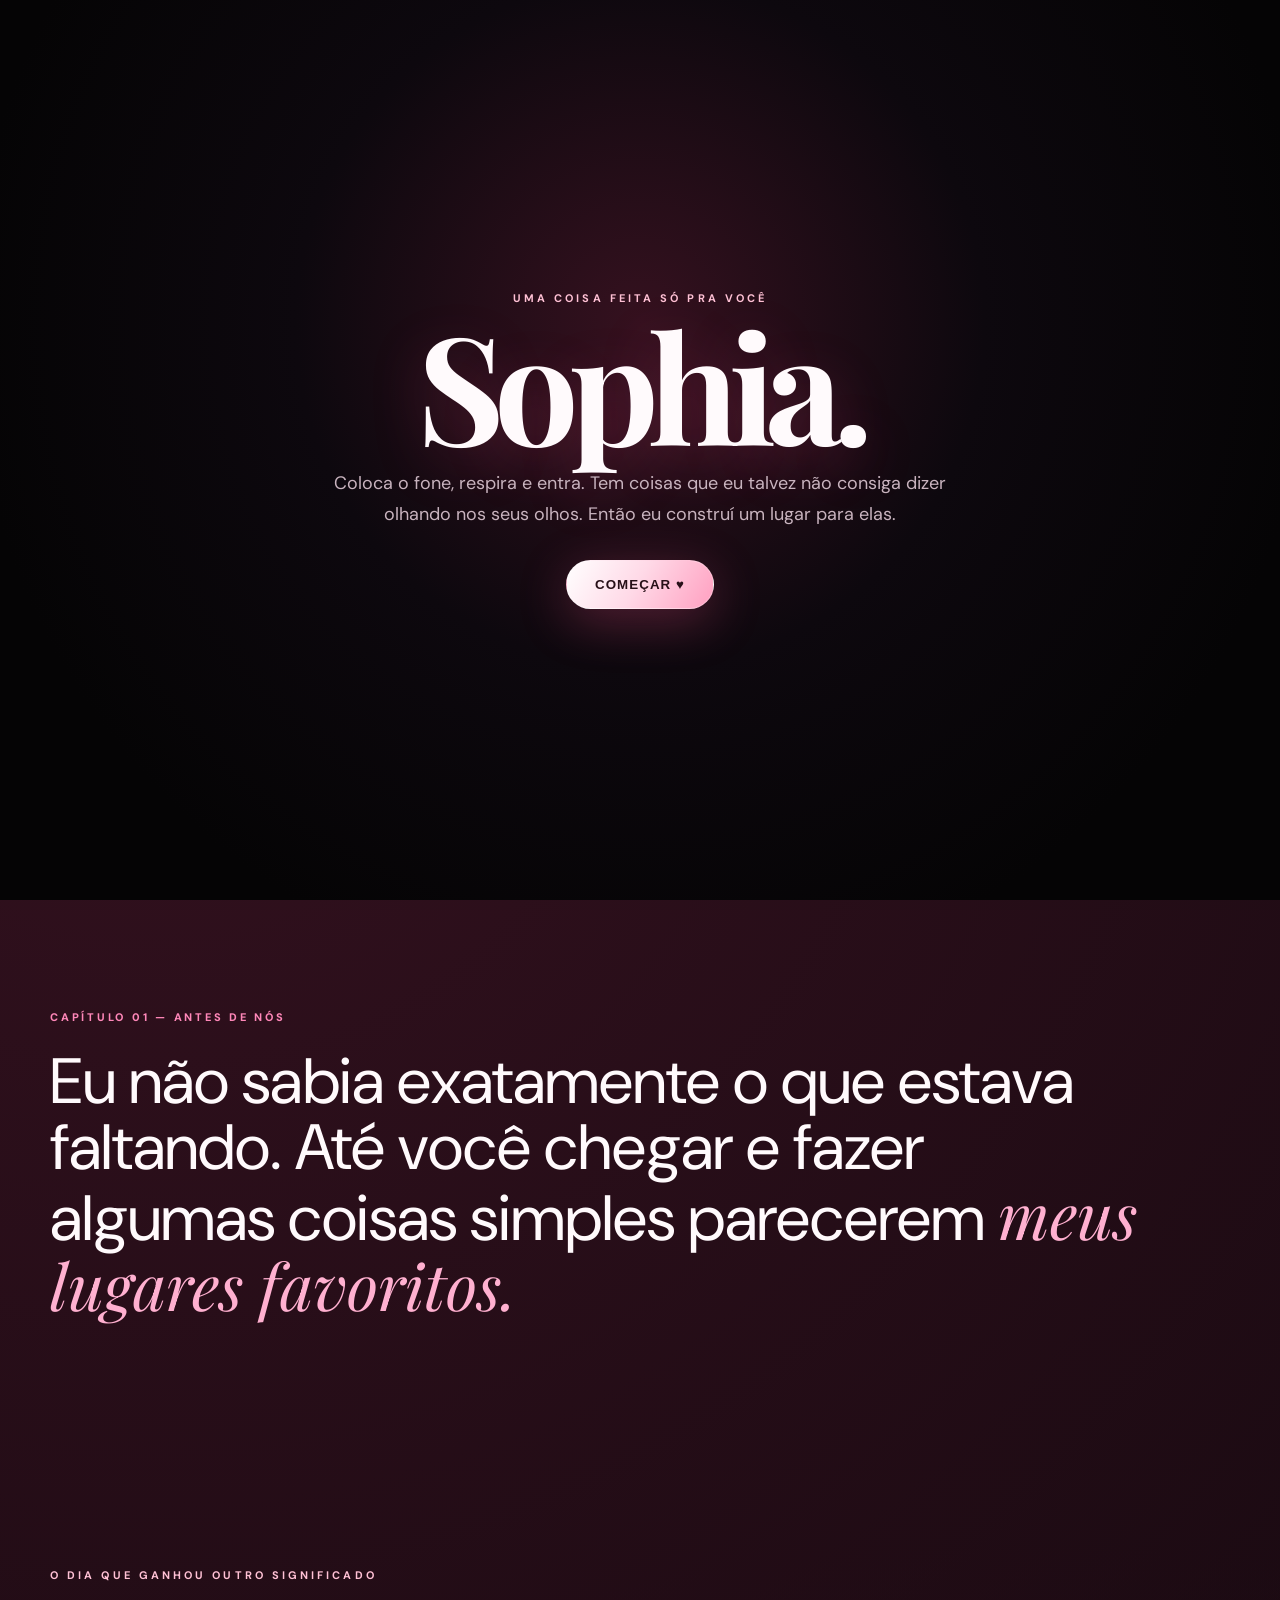
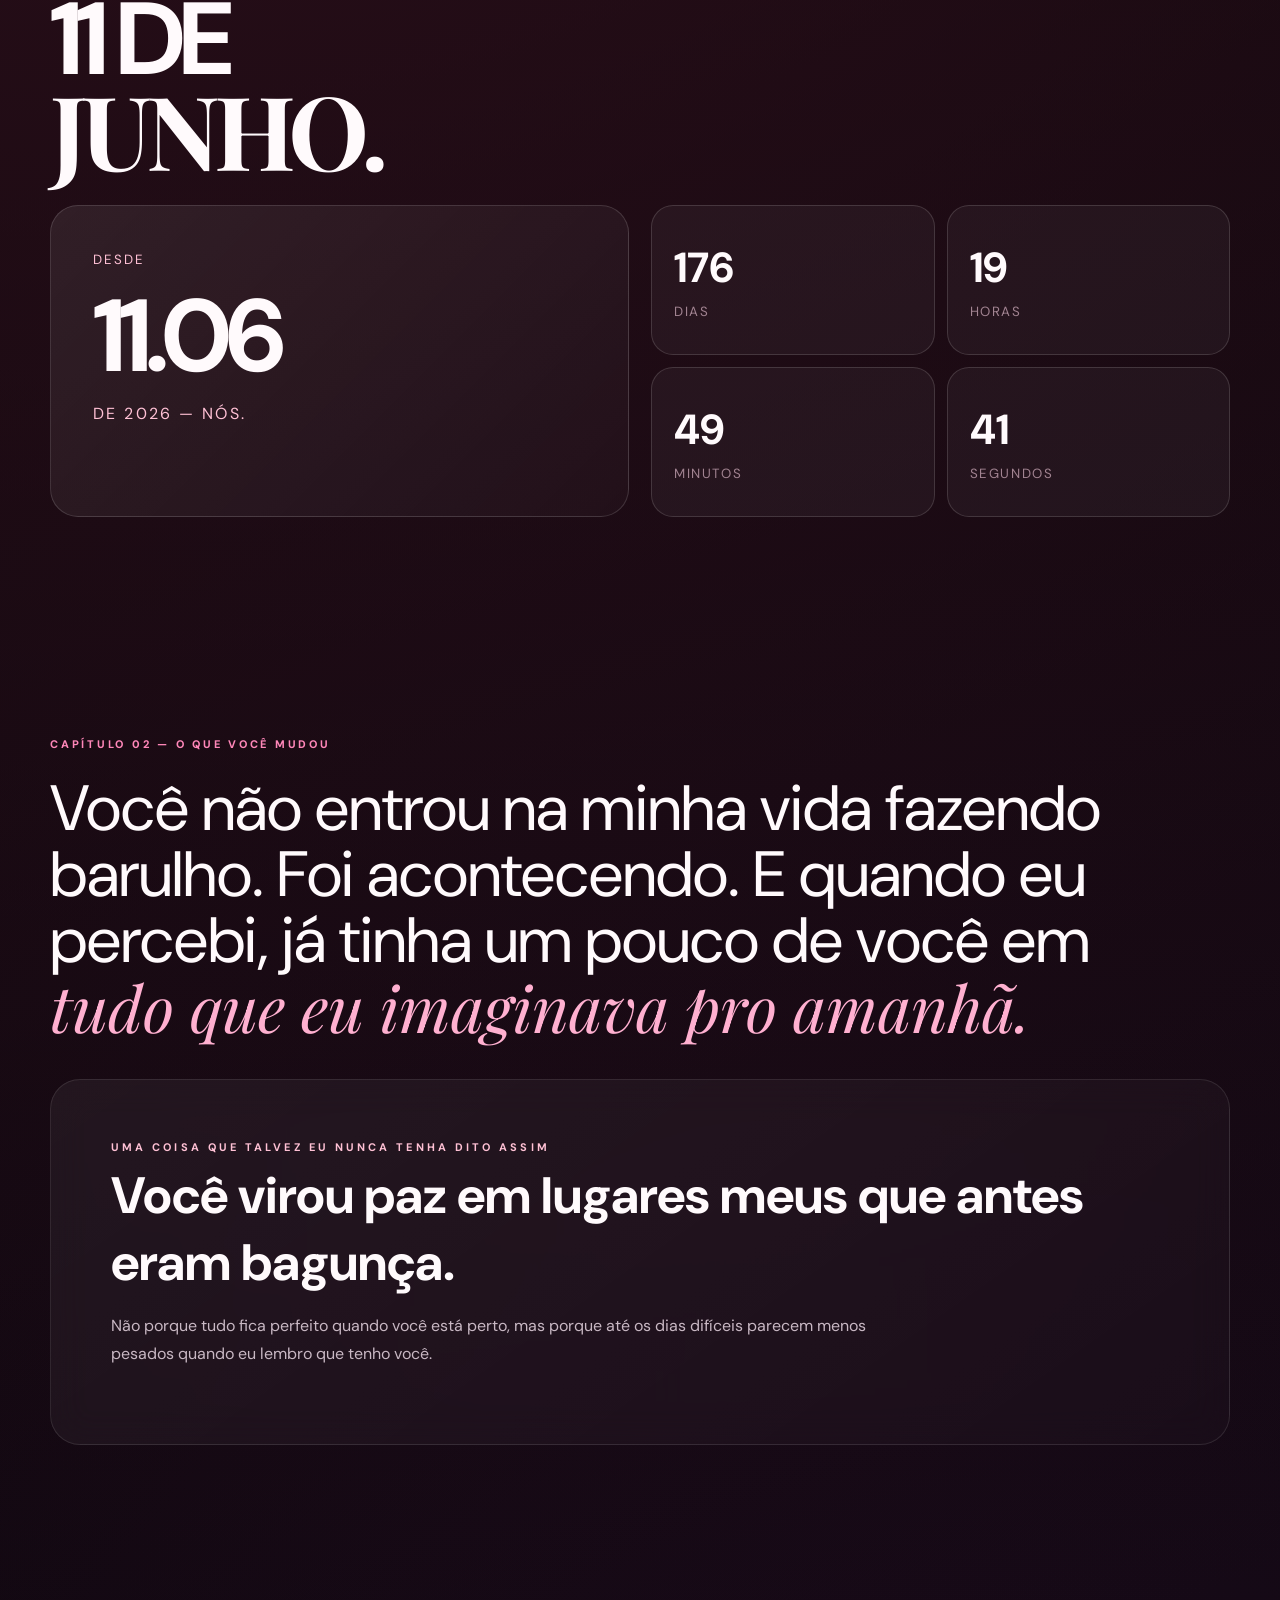
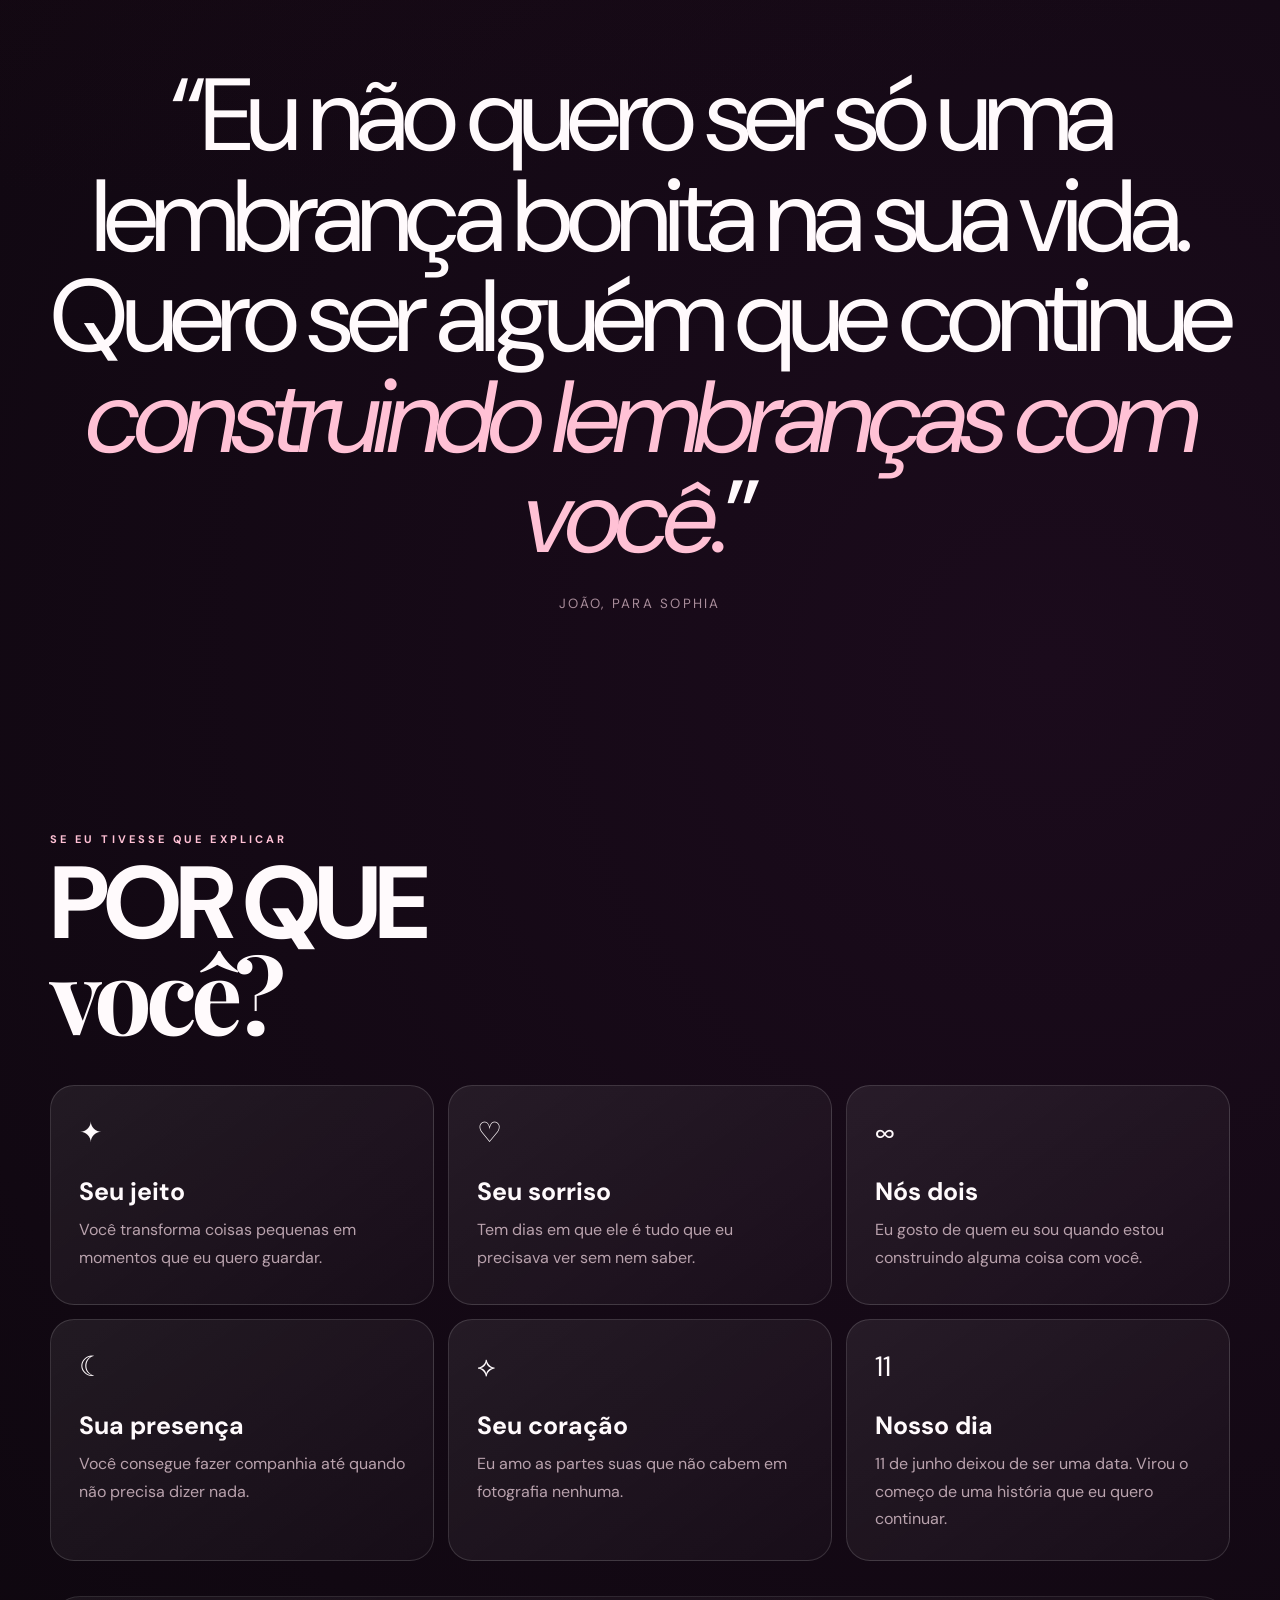
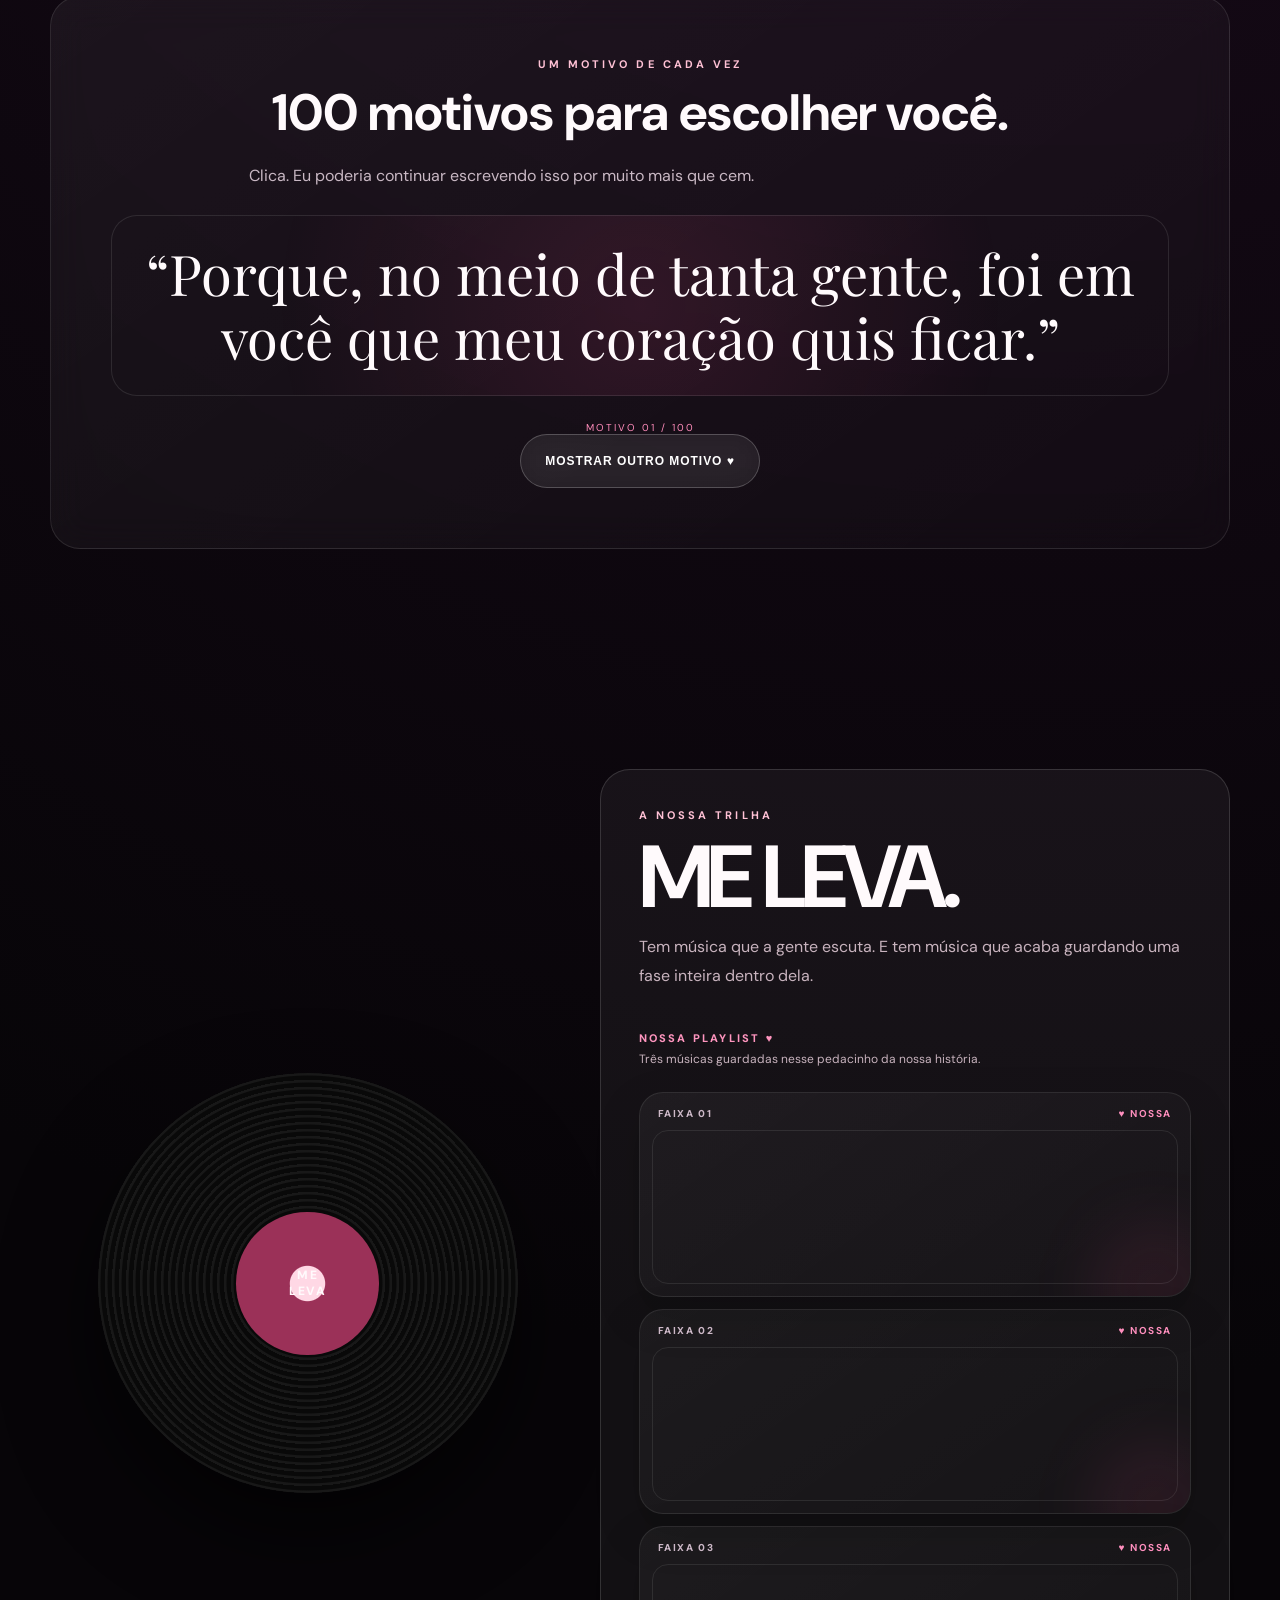
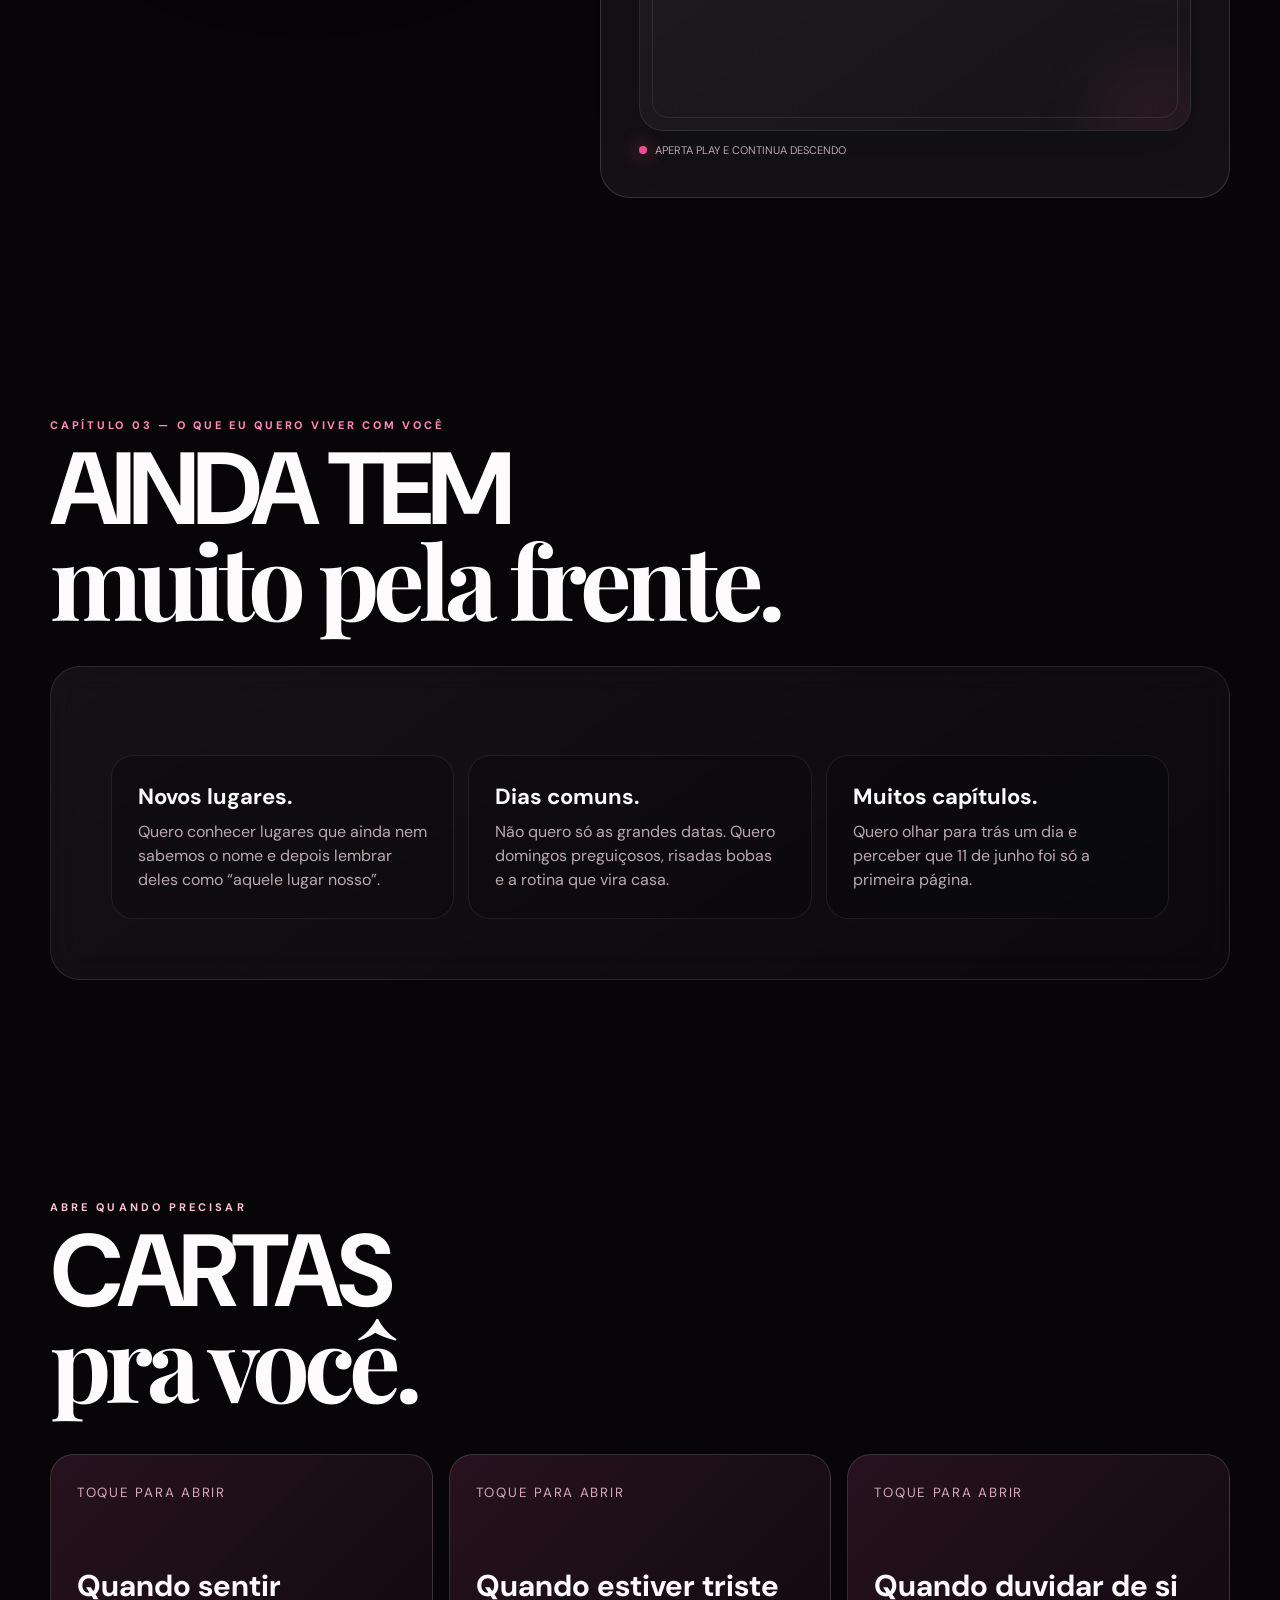
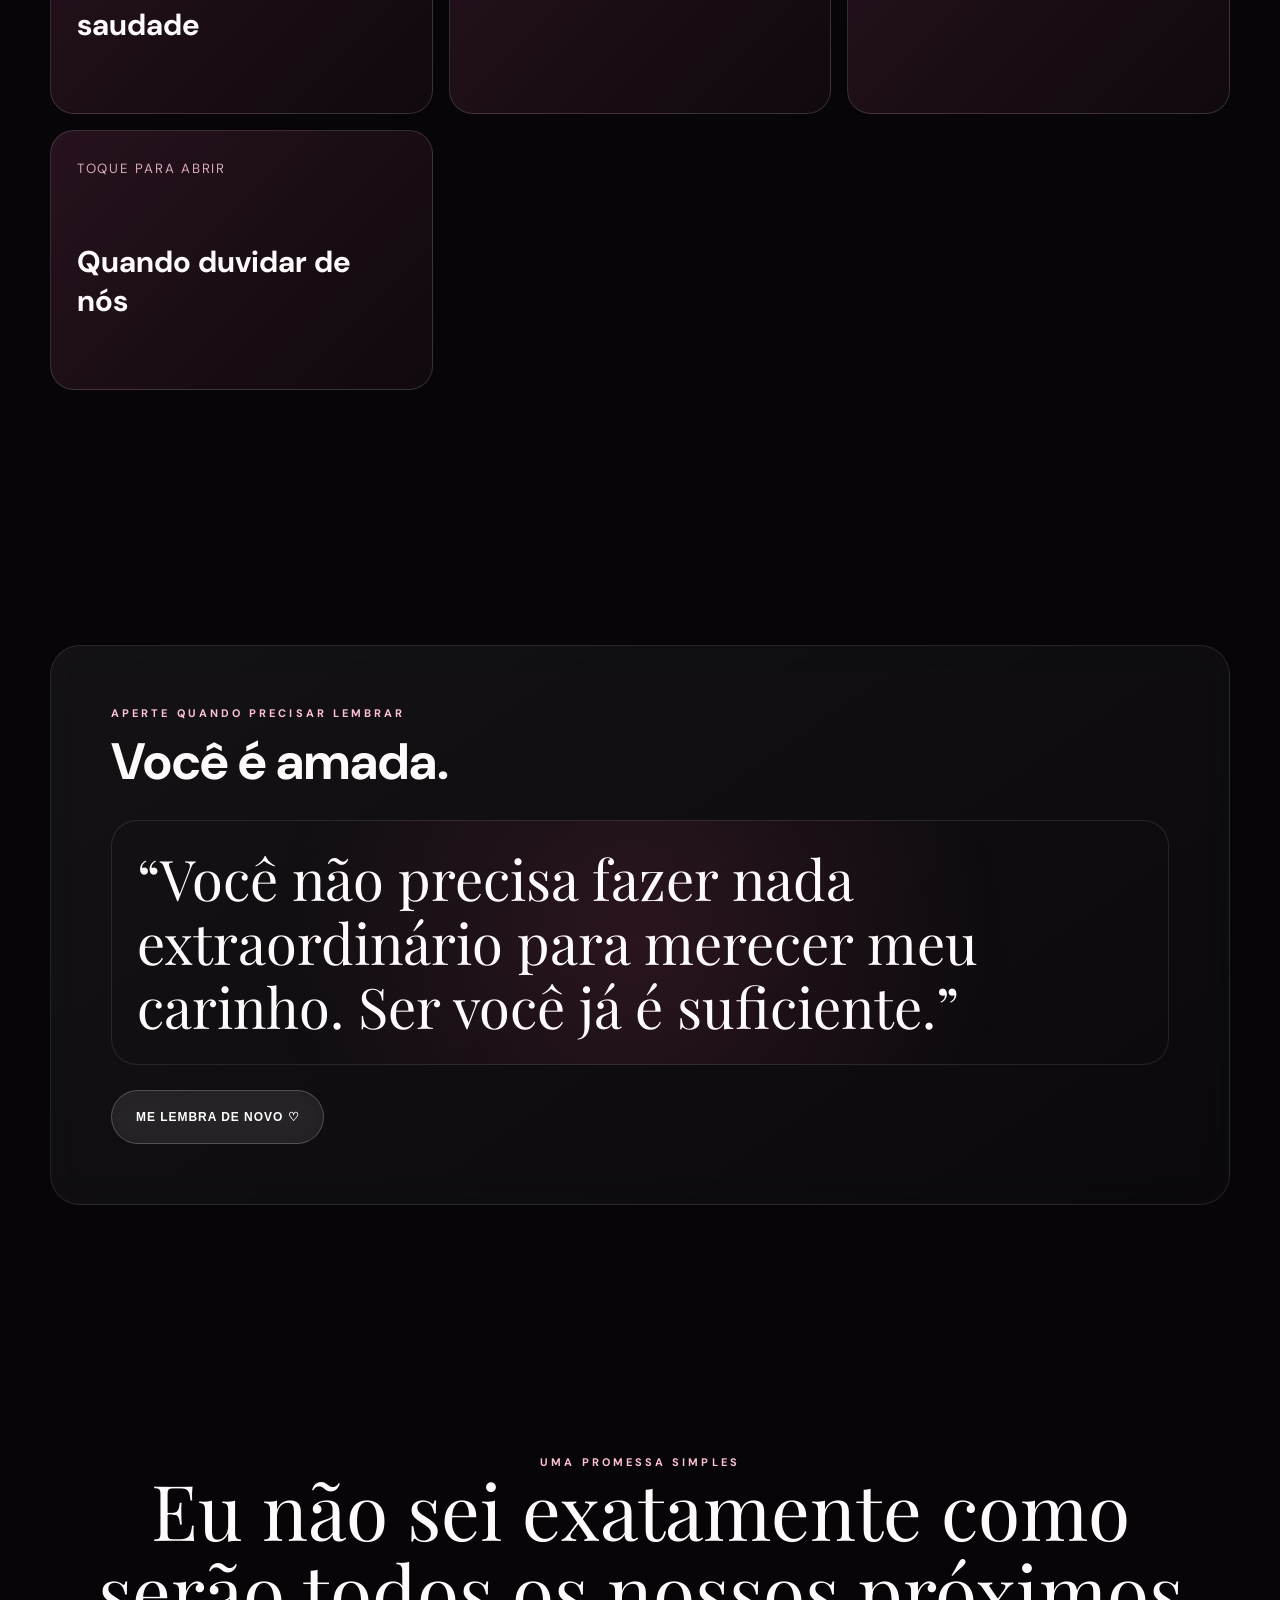
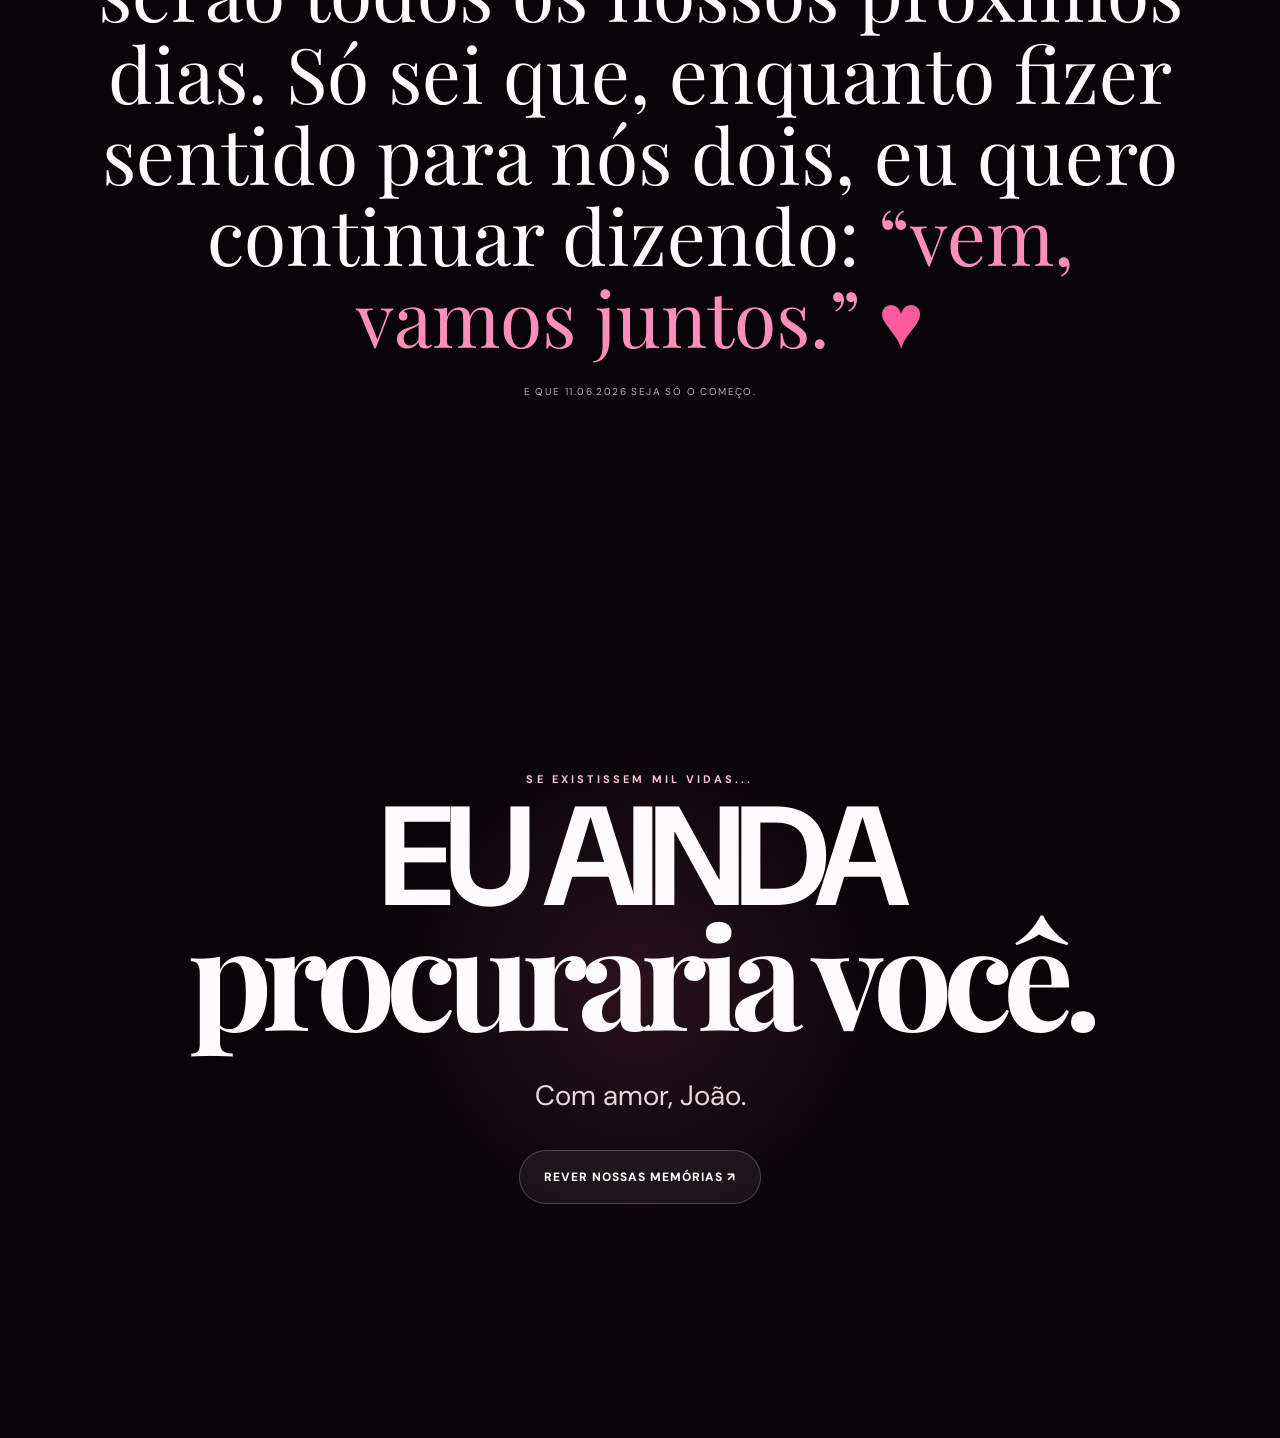
<file: index.html>
<!doctype html><html lang="pt-BR"><head><meta charset="utf-8"><meta name="viewport" content="width=device-width,initial-scale=1,viewport-fit=cover"><meta name="theme-color" content="#09050a"><title>Para Sophia — João</title><link rel="preconnect" href="https://fonts.googleapis.com"><link rel="preconnect" href="https://fonts.gstatic.com" crossorigin><link href="https://fonts.googleapis.com/css2?family=DM+Sans:wght@400;500;600;700;800&family=Playfair+Display:ital,wght@0,700;1,700&display=swap" rel="stylesheet"><link rel="stylesheet" href="style.css"><style>html{scroll-behavior:smooth}.hero{position:relative;overflow:hidden}.hero-grid{grid-template-columns:1fr!important;max-width:980px;text-align:center}.hero-grid>div:first-child{margin:auto}.hero h1{max-width:900px;margin-inline:auto}.hero .lead{max-width:680px;margin-inline:auto}.hero-actions{display:flex;gap:12px;justify-content:center;flex-wrap:wrap;margin-top:28px}.gallery-jump,.love-btn{display:inline-flex;align-items:center;justify-content:center;min-height:54px;padding:0 24px;border:1px solid rgba(255,255,255,.22);border-radius:999px;color:#fff;text-decoration:none;font-weight:800;letter-spacing:.08em;font-size:12px;background:rgba(255,255,255,.06);backdrop-filter:blur(14px);transition:.25s;cursor:pointer}.gallery-jump:hover,.love-btn:hover{transform:translateY(-3px);background:rgba(255,255,255,.12)}.hero-orb{width:min(72vw,650px);height:min(72vw,650px);position:absolute;left:50%;top:48%;transform:translate(-50%,-50%);border-radius:50%;background:radial-gradient(circle,rgba(255,72,148,.16),rgba(255,72,148,.035) 45%,transparent 70%);z-index:-1}.love-badges{display:flex;justify-content:center;gap:10px;flex-wrap:wrap;margin:26px auto 0}.love-badges span{padding:10px 15px;border-radius:999px;border:1px solid rgba(255,255,255,.1);background:rgba(10,5,10,.34);font-size:10px;font-weight:800;letter-spacing:.12em;color:#d9c6d3}.petals{position:fixed;inset:0;overflow:hidden;pointer-events:none;z-index:4}.petal{position:absolute;top:-12vh;width:15px;height:21px;border-radius:80% 15% 70% 20%;background:linear-gradient(145deg,rgba(255,183,211,.76),rgba(255,83,153,.28));opacity:.65;animation:petalFall linear infinite}@keyframes petalFall{0%{transform:translate3d(0,-12vh,0) rotate(0)}50%{transform:translate3d(55px,52vh,0) rotate(180deg)}100%{transform:translate3d(-35px,115vh,0) rotate(390deg)}}.spotify-wrap{margin-top:22px;border-radius:22px;overflow:hidden;border:1px solid rgba(255,255,255,.09)}.spotify-wrap iframe{display:block;width:100%;border:0}.play-hint{display:inline-flex;gap:8px;align-items:center;margin-top:12px;color:#cdb9c8;font-size:11px}.play-dot{width:8px;height:8px;border-radius:50%;background:#ff4f9a;box-shadow:0 0 18px #ff4f9a}.chapter{padding:110px 0}.chapter-no{font-size:11px;letter-spacing:.25em;color:#ff87b9;font-weight:800}.chapter-copy{font-size:clamp(30px,5vw,70px);line-height:1.03;max-width:1100px;margin:25px 0}.chapter-copy em{font-family:'Playfair Display',serif;color:#ffb0d0}.secret-card,.future-card,.random-love{margin-top:35px;border:1px solid rgba(255,255,255,.1);border-radius:30px;background:linear-gradient(145deg,rgba(255,255,255,.055),rgba(255,255,255,.018));padding:clamp(28px,5vw,60px);backdrop-filter:blur(18px)}.secret-card h3,.future-card h3,.random-love h3{font-size:clamp(28px,4vw,54px);margin:8px 0 12px}.secret-card p,.future-card p,.random-love p{color:#c9b8c4;line-height:1.75;max-width:780px}.future-grid{display:grid;grid-template-columns:repeat(3,1fr);gap:14px;margin-top:28px}.future-item{padding:26px;border-radius:22px;border:1px solid rgba(255,255,255,.08);background:rgba(0,0,0,.18)}.future-item b{display:block;font-size:22px;margin-bottom:9px}.future-item span{color:#bba8b5;line-height:1.5}.reason-machine{text-align:center}.reason-display{min-height:180px;display:grid;place-items:center;margin:25px 0;padding:25px;border-radius:26px;border:1px solid rgba(255,255,255,.1);font-family:'Playfair Display',serif;font-size:clamp(28px,5vw,56px);line-height:1.15;background:radial-gradient(circle at center,rgba(255,75,151,.11),transparent 68%)}.reason-count{font-size:10px;letter-spacing:.2em;color:#ff8cbb}.promise{padding:140px 0;text-align:center}.promise p{font-family:'Playfair Display',serif;font-size:clamp(35px,6vw,82px);line-height:1.06;max-width:1100px;margin:auto}.promise p span{color:#ff8ebd}.tiny-note{margin-top:28px;color:#bcaab7;letter-spacing:.14em;font-size:10px}.heartbeat{display:inline-block;color:#ff5b9e;animation:beat 1s infinite}@keyframes beat{50%{transform:scale(1.25)}}@media(max-width:760px){.hero h1{font-size:clamp(54px,18vw,92px)}.hero-actions{gap:9px}.gallery-jump,.love-btn{width:100%}.future-grid{grid-template-columns:1fr}.chapter{padding:75px 0}}</style></head><body><canvas id="stars"></canvas><div class="petals" id="petals"></div><div class="intro" id="intro"><div class="intro-card"><div class="kicker">UMA COISA FEITA SÓ PRA VOCÊ</div><h1 class="serif">Sophia.</h1><p>Coloca o fone, respira e entra. Tem coisas que eu talvez não consiga dizer olhando nos seus olhos. Então eu construí um lugar para elas.</p><button id="enter">COMEÇAR ♥</button></div></div><main><section class="hero"><div class="hero-orb"></div><div class="wrap hero-grid"><div class="reveal"><div class="kicker">JOÃO × SOPHIA — 11.06.2026</div><h1>EU FIZ <span>ISSO PRA</span> VOCÊ.</h1><p class="lead">Não é só um site. É uma tentativa de transformar em palavras, luz e memória tudo aquilo que você faz eu sentir.</p><div class="love-badges"><span>11.06.2026</span><span>JOÃO + SOPHIA</span><span>FEITO COM AMOR ♥</span></div><div class="hero-actions"><a class="gallery-jump" href="galeria.html">ABRIR NOSSA GALERIA ↗</a><a class="gallery-jump" href="#musica">OUVIR NOSSA MÚSICA ♪</a></div></div></div><div class="scroll">rola devagar ↓</div></section><section class="chapter"><div class="wrap reveal"><div class="chapter-no">CAPÍTULO 01 — ANTES DE NÓS</div><p class="chapter-copy">Eu não sabia exatamente o que estava faltando. Até você chegar e fazer algumas coisas simples parecerem <em>meus lugares favoritos.</em></p></div></section><section><div class="wrap"><div class="kicker reveal">O DIA QUE GANHOU OUTRO SIGNIFICADO</div><h2 class="title reveal">11 DE<br><span class="serif">JUNHO.</span></h2><div class="date-grid"><article class="date-card reveal"><small>DESDE</small><strong>11.06</strong><span>DE 2026 — NÓS.</span></article><div class="timer reveal"><div><b id="days">0</b><small>DIAS</small></div><div><b id="hours">00</b><small>HORAS</small></div><div><b id="mins">00</b><small>MINUTOS</small></div><div><b id="secs">00</b><small>SEGUNDOS</small></div></div></div></div></section><section class="chapter"><div class="wrap reveal"><div class="chapter-no">CAPÍTULO 02 — O QUE VOCÊ MUDOU</div><p class="chapter-copy">Você não entrou na minha vida fazendo barulho. Foi acontecendo. E quando eu percebi, já tinha um pouco de você em <em>tudo que eu imaginava pro amanhã.</em></p><div class="secret-card"><div class="kicker">UMA COISA QUE TALVEZ EU NUNCA TENHA DITO ASSIM</div><h3>Você virou paz em lugares meus que antes eram bagunça.</h3><p>Não porque tudo fica perfeito quando você está perto, mas porque até os dias difíceis parecem menos pesados quando eu lembro que tenho você.</p></div></div></section><section class="quote"><div class="wrap reveal"><p>“Eu não quero ser só uma lembrança bonita na sua vida. Quero ser alguém que continue <em>construindo lembranças com você.</em>”</p><small>JOÃO, PARA SOPHIA</small></div></section><section><div class="wrap"><div class="kicker reveal">SE EU TIVESSE QUE EXPLICAR</div><h2 class="title reveal">POR QUE<br><span class="serif">você?</span></h2><div class="reasons"><article class="reason reveal"><i>✦</i><h3>Seu jeito</h3><p>Você transforma coisas pequenas em momentos que eu quero guardar.</p></article><article class="reason reveal"><i>♡</i><h3>Seu sorriso</h3><p>Tem dias em que ele é tudo que eu precisava ver sem nem saber.</p></article><article class="reason reveal"><i>∞</i><h3>Nós dois</h3><p>Eu gosto de quem eu sou quando estou construindo alguma coisa com você.</p></article><article class="reason reveal"><i>☾</i><h3>Sua presença</h3><p>Você consegue fazer companhia até quando não precisa dizer nada.</p></article><article class="reason reveal"><i>⟡</i><h3>Seu coração</h3><p>Eu amo as partes suas que não cabem em fotografia nenhuma.</p></article><article class="reason reveal"><i>11</i><h3>Nosso dia</h3><p>11 de junho deixou de ser uma data. Virou o começo de uma história que eu quero continuar.</p></article></div><div class="random-love reveal reason-machine"><div class="kicker">UM MOTIVO DE CADA VEZ</div><h3>100 motivos para escolher você.</h3><p>Clica. Eu poderia continuar escrevendo isso por muito mais que cem.</p><div class="reason-display" id="reasonDisplay">“Porque, no meio de tanta gente, foi em você que meu coração quis ficar.”</div><div class="reason-count" id="reasonCount">MOTIVO 01 / 100</div><button class="love-btn" id="nextReason">MOSTRAR OUTRO MOTIVO ♥</button></div></div></section><section id="musica"><div class="wrap music"><div class="vinyl reveal"><span>ME<br>LEVA</span></div><div class="music-card reveal"><div class="kicker">A NOSSA TRILHA</div><h2>ME LEVA.</h2><p>Tem música que a gente escuta. E tem música que acaba guardando uma fase inteira dentro dela.</p><div class="spotify-wrap"><iframe src="https://open.spotify.com/embed/track/4iXK6qIQak2NgSsBgYS29j?utm_source=generator&theme=0" height="152" allow="autoplay; clipboard-write; encrypted-media; fullscreen; picture-in-picture" loading="lazy"></iframe></div><div class="play-hint"><span class="play-dot"></span> APERTA PLAY E CONTINUA DESCENDO</div></div></div></section><section class="chapter"><div class="wrap"><div class="chapter-no reveal">CAPÍTULO 03 — O QUE EU QUERO VIVER COM VOCÊ</div><h2 class="title reveal">AINDA TEM<br><span class="serif">muito pela frente.</span></h2><div class="future-card reveal"><div class="future-grid"><div class="future-item"><b>Novos lugares.</b><span>Quero conhecer lugares que ainda nem sabemos o nome e depois lembrar deles como “aquele lugar nosso”.</span></div><div class="future-item"><b>Dias comuns.</b><span>Não quero só as grandes datas. Quero domingos preguiçosos, risadas bobas e a rotina que vira casa.</span></div><div class="future-item"><b>Muitos capítulos.</b><span>Quero olhar para trás um dia e perceber que 11 de junho foi só a primeira página.</span></div></div></div></div></section><section><div class="wrap"><div class="kicker reveal">ABRE QUANDO PRECISAR</div><h2 class="title reveal">CARTAS<br><span class="serif">pra você.</span></h2><div class="letters"><article class="letter reveal"><small>TOQUE PARA ABRIR</small><h3>Quando sentir saudade</h3><p>Se a saudade apertar, lembra que distância nenhuma apaga o lugar que você já conquistou em mim. Fecha os olhos e pensa em nós. Eu vou estar pensando também.</p></article><article class="letter reveal"><small>TOQUE PARA ABRIR</small><h3>Quando estiver triste</h3><p>Você não precisa estar bem o tempo inteiro para eu continuar te admirando. Nos dias em que você não conseguir carregar tudo, deixa eu carregar um pouco com você.</p></article><article class="letter reveal"><small>TOQUE PARA ABRIR</small><h3>Quando duvidar de si</h3><p>Eu queria te emprestar meus olhos por alguns minutos, só para você enxergar a mulher incrível que eu vejo quando olho para você.</p></article><article class="letter reveal"><small>TOQUE PARA ABRIR</small><h3>Quando duvidar de nós</h3><p>Volta para 11 de junho. Depois olha tudo que veio depois. Eu não prometo uma história perfeita. Prometo continuar escolhendo construir ela com você.</p></article></div></div></section><section><div class="wrap"><div class="random-love reveal"><div class="kicker">APERTE QUANDO PRECISAR LEMBRAR</div><h3>Você é amada.</h3><div class="reason-display" id="comfortDisplay">“Você não precisa fazer nada extraordinário para merecer meu carinho. Ser você já é suficiente.”</div><button class="love-btn" id="comfortBtn">ME LEMBRA DE NOVO ♡</button></div></div></section><section class="promise"><div class="wrap reveal"><div class="kicker">UMA PROMESSA SIMPLES</div><p>Eu não sei exatamente como serão todos os nossos próximos dias. Só sei que, enquanto fizer sentido para nós dois, eu quero continuar dizendo: <span>“vem, vamos juntos.”</span> <i class="heartbeat">♥</i></p><div class="tiny-note">E QUE 11.06.2026 SEJA SÓ O COMEÇO.</div></div></section><section class="final"><div class="reveal"><div class="kicker">SE EXISTISSEM MIL VIDAS...</div><h2>EU AINDA<br><span class="serif">procuraria você.</span></h2><p>Com amor, João.</p><a class="gallery-jump" href="galeria.html">REVER NOSSAS MEMÓRIAS ↗</a></div></section></main><script src="script.js"></script></body></html>
</file>
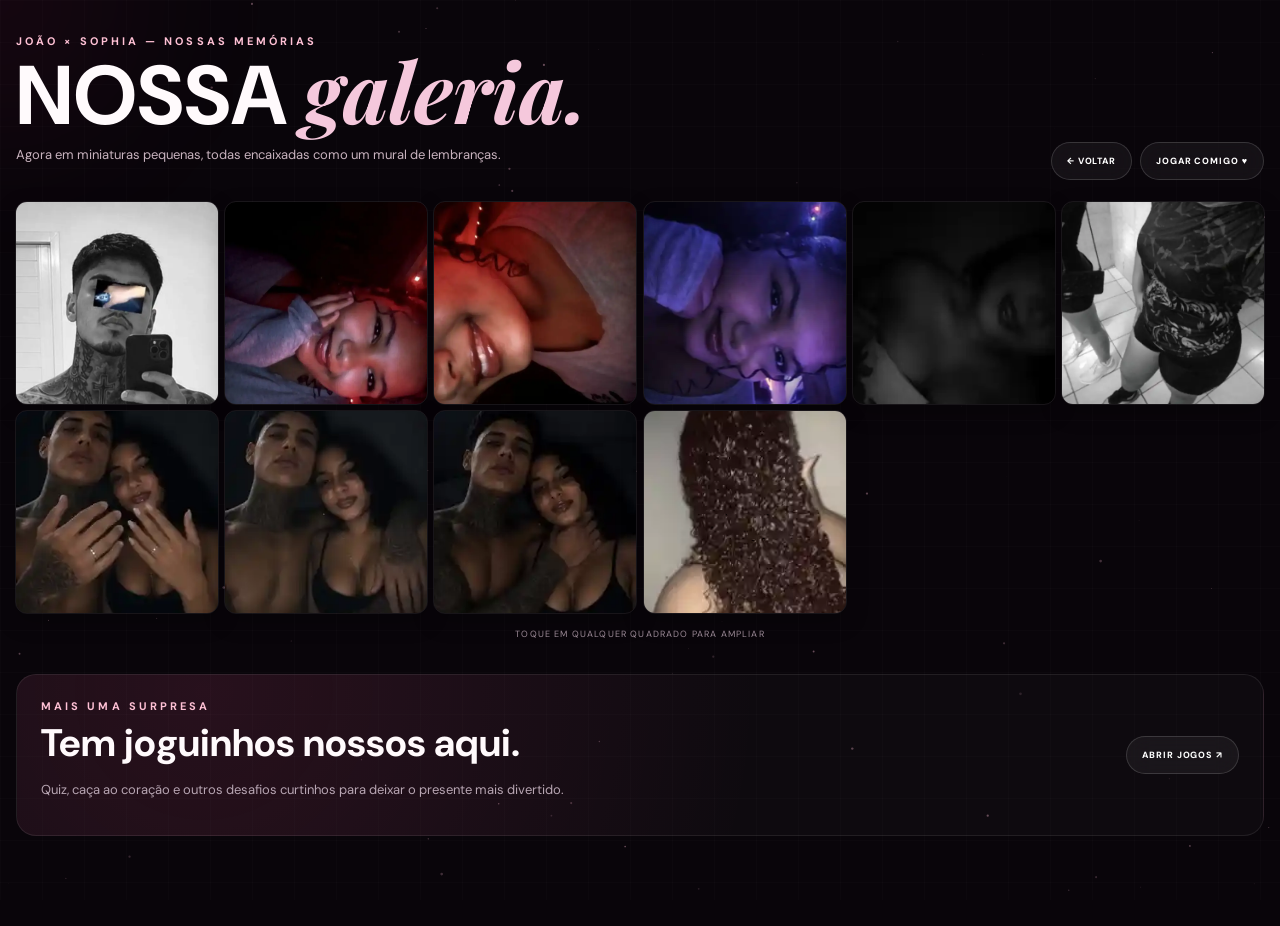
<file: galeria.html>
<!doctype html><html lang="pt-BR"><head><meta charset="utf-8"><meta name="viewport" content="width=device-width,initial-scale=1,viewport-fit=cover"><title>Nossa Galeria — Sophia & João</title><link rel="preconnect" href="https://fonts.googleapis.com"><link rel="preconnect" href="https://fonts.gstatic.com" crossorigin><link href="https://fonts.googleapis.com/css2?family=DM+Sans:wght@400;600;800&family=Playfair+Display:ital,wght@1,700&display=swap" rel="stylesheet"><link rel="stylesheet" href="style.css"><style>body{overflow:auto!important;background:#09050a}.gallery-page{min-height:100vh;padding:34px 0 90px}.wrap.gallery-wrap{width:min(1380px,calc(100% - 32px));max-width:none}.gallery-head{display:flex;align-items:flex-end;justify-content:space-between;gap:20px;margin-bottom:22px}.gallery-head h1{font-size:clamp(46px,6.5vw,92px);line-height:.82;margin:8px 0}.gallery-head h1 span{font-family:'Playfair Display',serif;font-style:italic;color:#f5c8dc}.gallery-head .sub{font-size:13px}.actions{display:flex;gap:8px;flex-wrap:wrap}.btn{color:#fff;text-decoration:none;border:1px solid rgba(255,255,255,.15);padding:12px 15px;border-radius:999px;font-weight:800;font-size:9px;letter-spacing:.1em;background:rgba(255,255,255,.05);backdrop-filter:blur(14px);transition:.25s}.btn:hover{transform:translateY(-2px);background:rgba(255,115,170,.12)}.mosaic{display:grid;grid-template-columns:repeat(6,minmax(0,1fr));gap:7px;width:100%}.tile{appearance:none;border:0;padding:0;position:relative;aspect-ratio:1/1;border-radius:11px;overflow:hidden;background:#130b13;cursor:pointer;box-shadow:0 8px 22px rgba(0,0,0,.26);outline:1px solid rgba(255,255,255,.07);opacity:0;transform:scale(.88) translateY(16px);animation:pop .55s cubic-bezier(.2,.8,.2,1) forwards;animation-delay:calc(var(--i)*55ms);transition:transform .25s,outline-color .25s,box-shadow .25s}.tile:hover{transform:scale(1.045) translateY(-3px);z-index:3;outline-color:rgba(255,180,210,.38);box-shadow:0 14px 36px rgba(255,60,140,.15)}.tile img{width:100%;height:100%;display:block;object-fit:cover;object-position:center;transition:transform .45s,filter .3s}.tile:hover img{transform:scale(1.08);filter:saturate(1.08) contrast(1.03)}.tile:after{content:'♥';position:absolute;right:8px;bottom:6px;color:#fff;font-size:10px;opacity:0;transition:.2s;text-shadow:0 2px 8px #000}.tile:hover:after{opacity:.8}@keyframes pop{to{opacity:1;transform:none}}.hint{text-align:center;color:#9f8d9a;margin:15px 0 0;font-size:9px;letter-spacing:.13em}.games-call{margin-top:34px;border:1px solid rgba(255,255,255,.08);border-radius:20px;padding:24px;background:radial-gradient(circle at 15% 10%,rgba(255,70,145,.11),transparent 52%),rgba(255,255,255,.022);display:flex;align-items:center;justify-content:space-between;gap:18px}.games-call h2{font-size:clamp(25px,3vw,40px);margin:5px 0}.games-call p{color:#b8a6b3;font-size:13px;max-width:660px}.petals{position:fixed;inset:0;pointer-events:none;z-index:8;overflow:hidden}.petal{position:absolute;top:-10vh;width:10px;height:15px;border-radius:80% 15% 70% 20%;background:linear-gradient(145deg,rgba(255,188,214,.62),rgba(255,75,150,.2));animation:fall linear infinite;opacity:.4}@keyframes fall{0%{transform:translate3d(0,-12vh,0) rotate(0)}50%{transform:translate3d(35px,50vh,0) rotate(190deg)}100%{transform:translate3d(-20px,115vh,0) rotate(400deg)}}.lightbox{position:fixed;inset:0;z-index:50;background:rgba(5,2,6,.92);backdrop-filter:blur(18px);display:grid;place-items:center;padding:22px;opacity:0;pointer-events:none;transition:.25s}.lightbox.open{opacity:1;pointer-events:auto}.lightbox img{max-width:min(92vw,900px);max-height:88vh;border-radius:18px;box-shadow:0 30px 100px #000;transform:scale(.92);transition:.28s}.lightbox.open img{transform:scale(1)}.close{position:absolute;top:18px;right:18px;width:42px;height:42px;border-radius:50%;border:1px solid rgba(255,255,255,.18);background:rgba(255,255,255,.08);color:#fff;font-size:21px;cursor:pointer}.float-dot{position:fixed;width:240px;height:240px;border-radius:50%;filter:blur(85px);background:rgba(255,55,145,.07);pointer-events:none;z-index:-1;transform:translate(-50%,-50%)}@media(max-width:1000px){.mosaic{grid-template-columns:repeat(4,1fr)}}@media(max-width:700px){.gallery-page{padding-top:22px}.wrap.gallery-wrap{width:min(100% - 18px,700px)}.gallery-head{display:block;margin-bottom:16px}.gallery-head h1{font-size:54px}.gallery-head .sub{font-size:11px}.actions{margin-top:15px}.mosaic{grid-template-columns:repeat(3,1fr);gap:5px}.tile{border-radius:8px}.games-call{display:block;margin-top:25px;padding:20px}.games-call .btn{display:inline-flex;margin-top:12px}.hint{font-size:8px}}</style></head><body><canvas id="stars"></canvas><div class="float-dot" id="glow"></div><div class="petals" id="petals"></div><main class="gallery-page"><div class="wrap gallery-wrap"><div class="gallery-head"><div><div class="kicker">JOÃO × SOPHIA — NOSSAS MEMÓRIAS</div><h1>NOSSA <span>galeria.</span></h1><p class="sub">Agora em miniaturas pequenas, todas encaixadas como um mural de lembranças.</p></div><div class="actions"><a class="btn" href="index.html">← VOLTAR</a><a class="btn" href="jogos.html">JOGAR COMIGO ♥</a></div></div><div class="mosaic"><button class="tile" style="--i:1"><img src="photos/new-01.webp" alt="Memória 1"></button><button class="tile" style="--i:2"><img src="photos/new-02.webp" alt="Memória 2"></button><button class="tile" style="--i:3"><img src="photos/new-03.webp" alt="Memória 3"></button><button class="tile" style="--i:4"><img src="photos/new-04.webp" alt="Memória 4"></button><button class="tile" style="--i:5"><img src="photos/new-05.webp" alt="Memória 5"></button><button class="tile" style="--i:6"><img src="photos/new-06.webp" alt="Memória 6"></button><button class="tile" style="--i:7"><img src="photos/new-07.webp" alt="Memória 7"></button><button class="tile" style="--i:8"><img src="photos/new-08.webp" alt="Memória 8"></button><button class="tile" style="--i:9"><img src="photos/new-09.webp" alt="Memória 9"></button><button class="tile" style="--i:10"><img src="photos/new-10.webp" alt="Memória 10"></button></div><div class="hint">TOQUE EM QUALQUER QUADRADO PARA AMPLIAR</div><section class="games-call"><div><div class="kicker">MAIS UMA SURPRESA</div><h2>Tem joguinhos nossos aqui.</h2><p>Quiz, caça ao coração e outros desafios curtinhos para deixar o presente mais divertido.</p></div><a class="btn" href="jogos.html">ABRIR JOGOS ↗</a></section></div></main><div class="lightbox" id="lightbox"><button class="close" id="close">×</button><img id="big" alt="Foto ampliada"></div><script>const box=document.getElementById('petals');for(let i=0;i<(innerWidth<700?20:34);i++){const p=document.createElement('i');p.className='petal';p.style.left=Math.random()*100+'vw';p.style.animationDuration=(7+Math.random()*10)+'s';p.style.animationDelay=(-Math.random()*15)+'s';p.style.opacity=.18+Math.random()*.45;box.appendChild(p)}const lb=document.getElementById('lightbox'),big=document.getElementById('big');document.querySelectorAll('.tile').forEach(t=>t.onclick=()=>{big.src=t.querySelector('img').src;lb.classList.add('open')});function shut(){lb.classList.remove('open')}document.getElementById('close').onclick=shut;lb.onclick=e=>{if(e.target===lb)shut()};addEventListener('keydown',e=>{if(e.key==='Escape')shut()});const glow=document.getElementById('glow');addEventListener('pointermove',e=>{glow.style.left=e.clientX+'px';glow.style.top=e.clientY+'px'});const c=document.getElementById('stars'),x=c.getContext('2d');let pts=[];function size(){c.width=innerWidth*devicePixelRatio;c.height=innerHeight*devicePixelRatio;c.style.width=innerWidth+'px';c.style.height=innerHeight+'px';x.setTransform(devicePixelRatio,0,0,devicePixelRatio,0,0);pts=Array.from({length:95},()=>({x:Math.random()*innerWidth,y:Math.random()*innerHeight,r:Math.random()*1.2+.2,a:.12+Math.random()*.3}))}size();addEventListener('resize',size);(function draw(){x.clearRect(0,0,innerWidth,innerHeight);for(const p of pts){x.beginPath();x.fillStyle='rgba(255,190,215,'+p.a+')';x.arc(p.x,p.y,p.r,0,7);x.fill()}requestAnimationFrame(draw)})();</script></body></html>
</file>
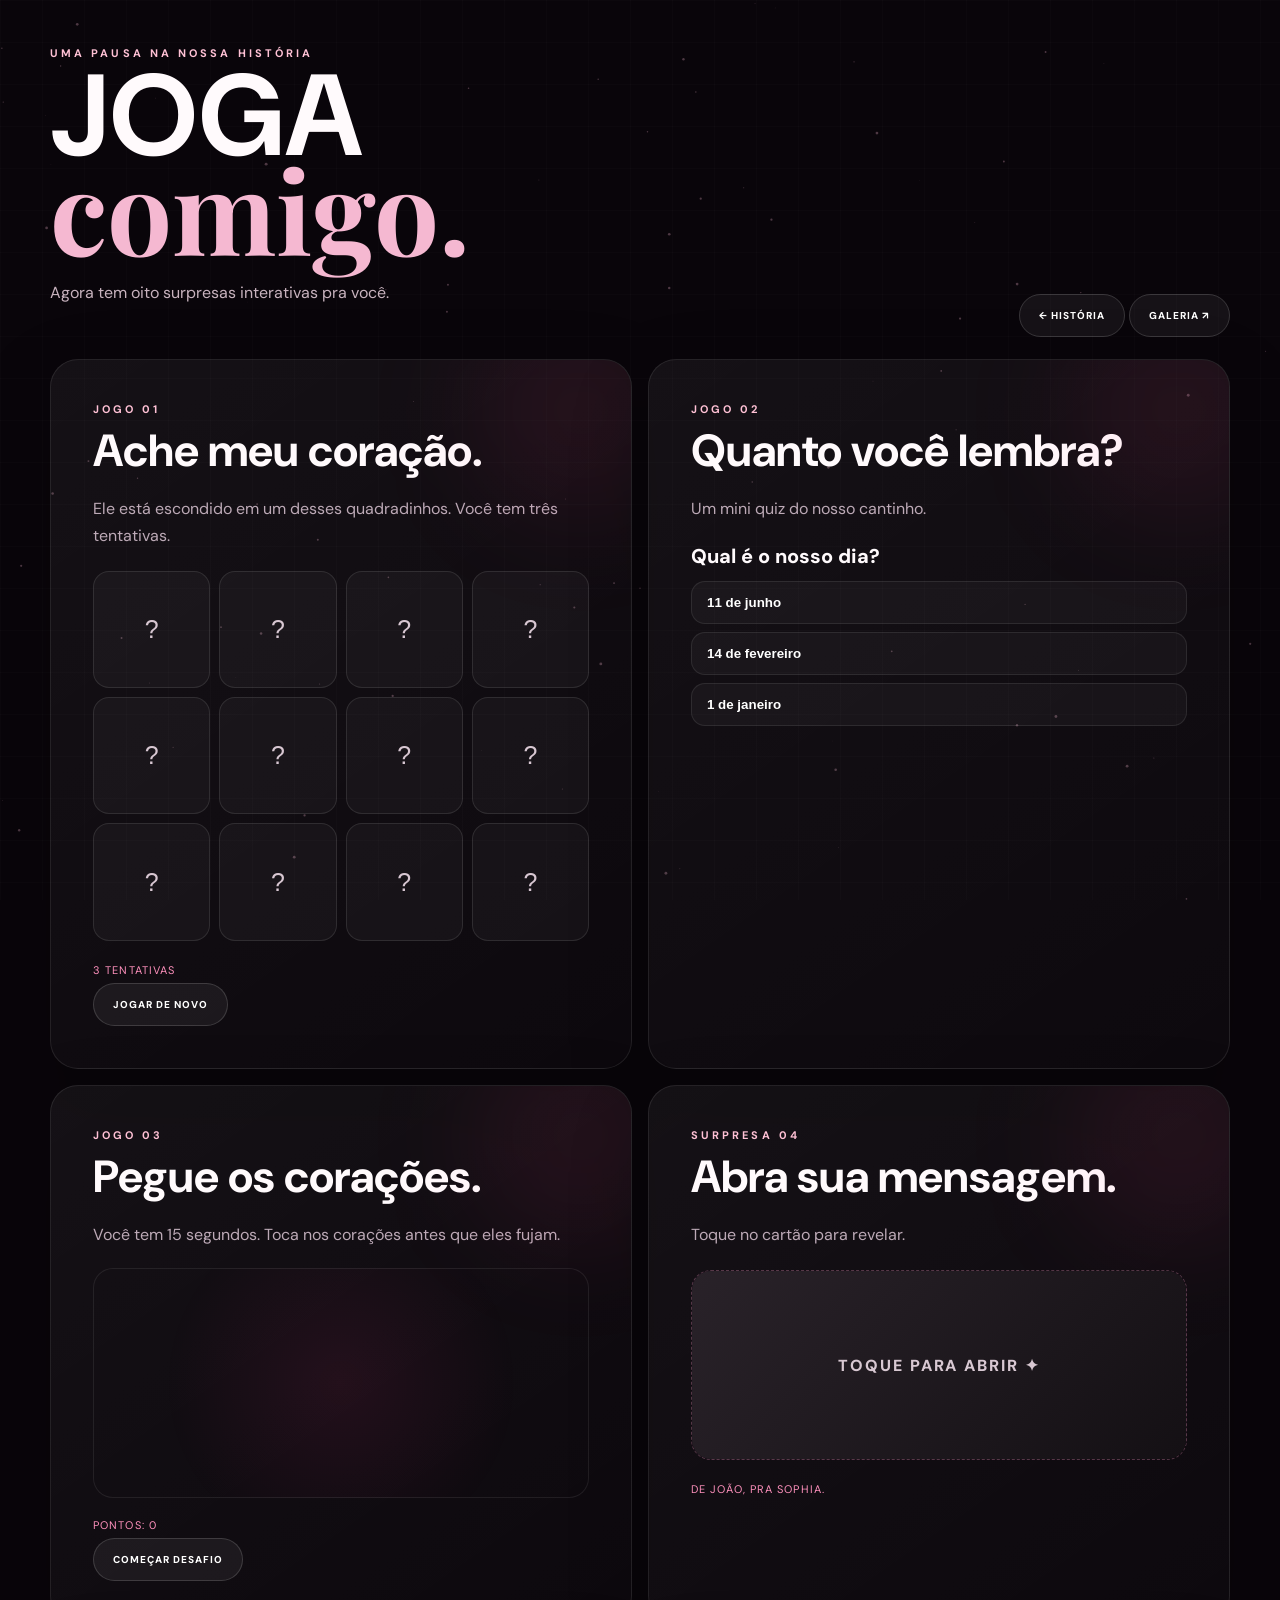
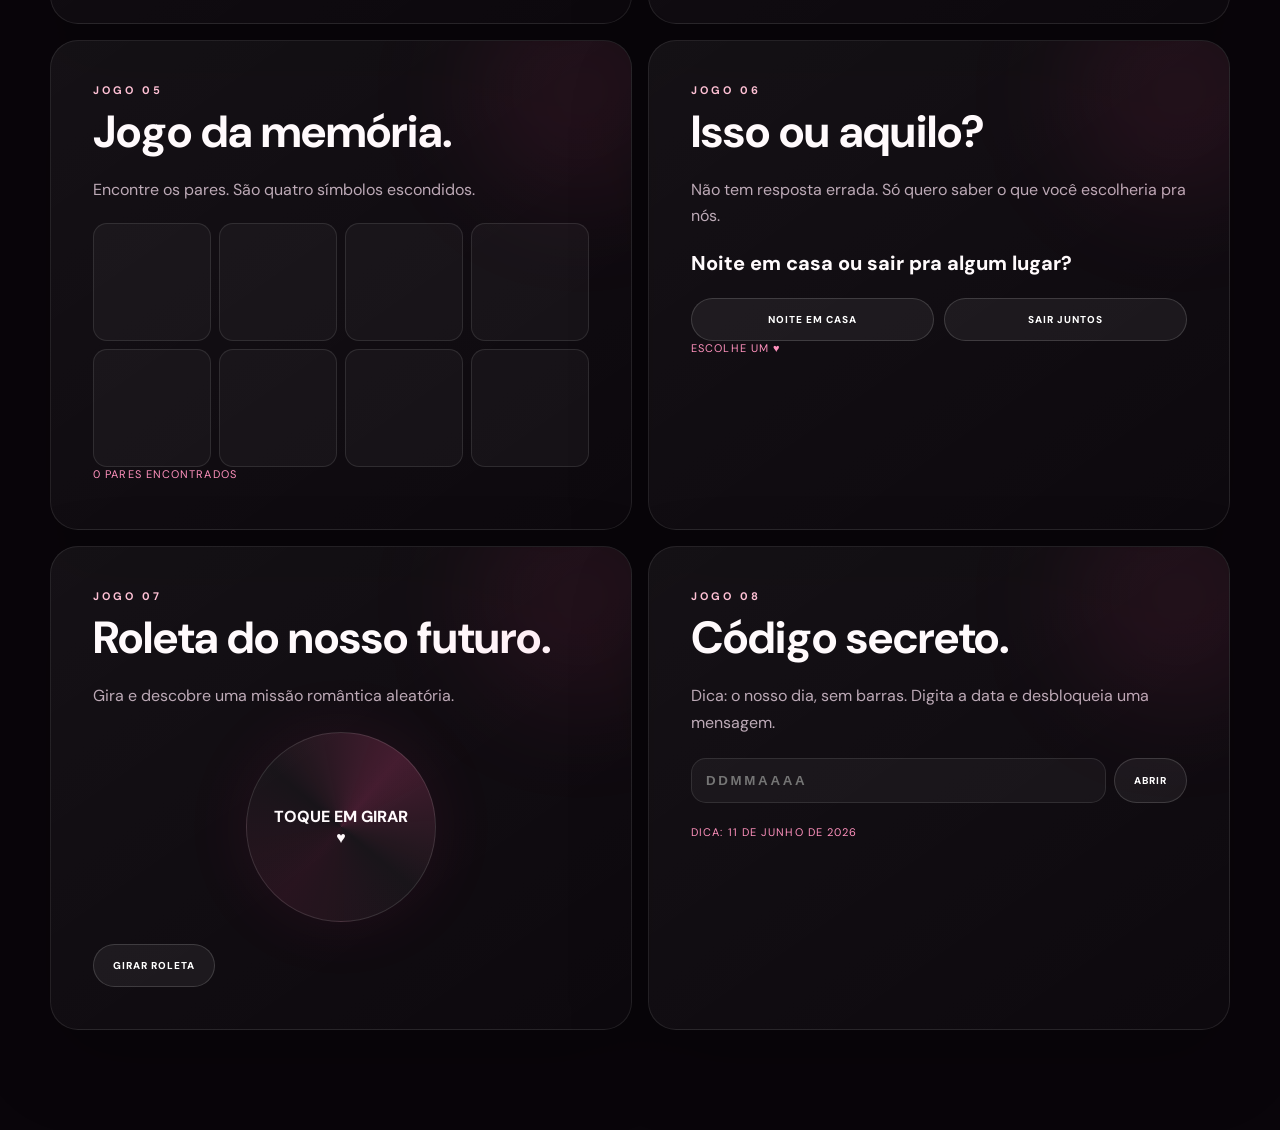
<file: jogos.html>
<!doctype html><html lang="pt-BR"><head><meta charset="utf-8"><meta name="viewport" content="width=device-width,initial-scale=1,viewport-fit=cover"><title>Joguinhos — Sophia</title><link rel="preconnect" href="https://fonts.googleapis.com"><link rel="preconnect" href="https://fonts.gstatic.com" crossorigin><link href="https://fonts.googleapis.com/css2?family=DM+Sans:wght@400;600;700;800&family=Playfair+Display:ital,wght@1,700&display=swap" rel="stylesheet"><link rel="stylesheet" href="style.css"><style>body{overflow:auto!important;background:#09050a}.game-page{padding:46px 0 100px;min-height:100vh}.top{display:flex;align-items:end;justify-content:space-between;gap:20px;margin-bottom:35px}.top h1{font-size:clamp(55px,9vw,128px);line-height:.8;margin:10px 0}.top h1 span{font-family:'Playfair Display',serif;color:#f5b8d1}.back,.game-btn{border:1px solid rgba(255,255,255,.15);background:rgba(255,255,255,.055);color:white;border-radius:999px;padding:14px 19px;text-decoration:none;font:800 10px 'DM Sans';letter-spacing:.1em;cursor:pointer;transition:.25s}.back:hover,.game-btn:hover{transform:translateY(-2px);background:rgba(255,90,155,.13)}.games{display:grid;grid-template-columns:repeat(2,1fr);gap:16px}.game{border:1px solid rgba(255,255,255,.09);border-radius:28px;background:linear-gradient(145deg,rgba(255,255,255,.05),rgba(255,255,255,.018));padding:clamp(24px,4vw,42px);min-height:360px;position:relative;overflow:hidden;box-shadow:0 30px 80px rgba(0,0,0,.22);transition:.35s}.game:hover{transform:translateY(-5px);border-color:rgba(255,145,190,.24);box-shadow:0 35px 90px rgba(255,55,140,.08)}.game:before{content:'';position:absolute;width:220px;height:220px;border-radius:50%;background:rgba(255,65,145,.08);filter:blur(55px);right:-60px;top:-60px}.game h2{font-size:clamp(27px,4vw,45px);margin:5px 0 9px}.game p{color:#bdaab7;line-height:1.65}.heart-grid{display:grid;grid-template-columns:repeat(4,1fr);gap:9px;margin:22px 0}.heart-cell{aspect-ratio:1;border:1px solid rgba(255,255,255,.1);border-radius:16px;background:rgba(255,255,255,.035);color:#d8c7d2;font-size:25px;cursor:pointer;transition:.2s}.heart-cell:hover{transform:scale(1.05)}.heart-cell.hit{background:rgba(255,70,145,.18);color:#ff75ad;animation:pop .4s}@keyframes pop{50%{transform:scale(1.25)}}.status{font-size:11px;letter-spacing:.1em;color:#ff91bd;min-height:20px}.quiz-q{font-size:20px;font-weight:800;margin:20px 0 12px}.answers{display:grid;gap:8px}.answer{padding:13px 15px;text-align:left;border-radius:14px;border:1px solid rgba(255,255,255,.09);background:rgba(255,255,255,.035);color:white;cursor:pointer;font-weight:700}.answer.correct{border-color:#ff86b7;background:rgba(255,80,150,.14)}.answer.wrong{opacity:.42}.tap-arena{height:230px;border-radius:20px;border:1px solid rgba(255,255,255,.08);margin:20px 0;position:relative;overflow:hidden;background:radial-gradient(circle at center,rgba(255,55,145,.08),transparent 65%)}.tap-heart{position:absolute;border:0;background:none;font-size:38px;cursor:pointer;filter:drop-shadow(0 5px 14px rgba(255,40,130,.4));animation:float 1.6s ease-in-out infinite}@keyframes float{50%{transform:translateY(-8px) scale(1.08)}}.scratch{height:190px;display:grid;place-items:center;text-align:center;margin:22px 0;border-radius:20px;border:1px dashed rgba(255,170,205,.28);background:linear-gradient(135deg,#1b101a,#100910);position:relative;cursor:pointer;overflow:hidden}.scratch .cover{position:absolute;inset:0;display:grid;place-items:center;background:linear-gradient(135deg,#292229,#141014);color:#d8c8d2;font-weight:800;letter-spacing:.12em;transition:.7s}.scratch.open .cover{transform:translateY(-105%) rotate(-4deg)}.scratch strong{font-family:'Playfair Display';font-size:28px;color:#ffb1d0;padding:25px}.memory{display:grid;grid-template-columns:repeat(4,1fr);gap:8px;margin-top:20px}.memory button{aspect-ratio:1;border-radius:14px;border:1px solid rgba(255,255,255,.1);background:rgba(255,255,255,.035);color:transparent;font-size:22px;cursor:pointer}.memory button.open,.memory button.done{color:#ff93be;background:rgba(255,80,150,.12)}.choice-row{display:flex;gap:10px;flex-wrap:wrap;margin-top:22px}.choice-row button{flex:1;min-width:120px}.wheel{width:190px;height:190px;border-radius:50%;margin:22px auto;display:grid;place-items:center;text-align:center;border:1px solid rgba(255,255,255,.12);background:conic-gradient(from 40deg,rgba(255,85,155,.22),rgba(255,255,255,.04),rgba(255,85,155,.1),rgba(255,255,255,.03),rgba(255,85,155,.22));box-shadow:0 0 70px rgba(255,55,145,.08);transition:1s cubic-bezier(.2,.8,.2,1);font-weight:800;padding:25px}.code-input{display:flex;gap:8px;margin:22px 0}.code-input input{flex:1;background:rgba(255,255,255,.04);border:1px solid rgba(255,255,255,.1);border-radius:15px;color:white;padding:14px;font-weight:800;letter-spacing:.2em;outline:none}.petals{position:fixed;inset:0;pointer-events:none;z-index:8;overflow:hidden}.petal{position:absolute;top:-10vh;width:11px;height:17px;border-radius:80% 15% 70% 20%;background:rgba(255,120,175,.45);animation:fall linear infinite}@keyframes fall{to{transform:translate3d(40px,115vh,0) rotate(400deg)}}@media(max-width:760px){.top{display:block}.back{display:inline-flex;margin-top:15px}.games{grid-template-columns:1fr}.game{min-height:auto}.heart-grid,.memory{grid-template-columns:repeat(4,1fr)}}</style></head><body><canvas id="stars"></canvas><div class="petals" id="petals"></div><main class="game-page"><div class="wrap"><header class="top"><div><div class="kicker">UMA PAUSA NA NOSSA HISTÓRIA</div><h1>JOGA<br><span>comigo.</span></h1><p class="sub">Agora tem oito surpresas interativas pra você.</p></div><div><a class="back" href="index.html">← HISTÓRIA</a> <a class="back" href="galeria.html">GALERIA ↗</a></div></header><div class="games"><section class="game"><div class="kicker">JOGO 01</div><h2>Ache meu coração.</h2><p>Ele está escondido em um desses quadradinhos. Você tem três tentativas.</p><div class="heart-grid" id="heartGrid"></div><div class="status" id="heartStatus">3 TENTATIVAS</div><button class="game-btn" id="resetHeart">JOGAR DE NOVO</button></section><section class="game"><div class="kicker">JOGO 02</div><h2>Quanto você lembra?</h2><p>Um mini quiz do nosso cantinho.</p><div id="quiz"><div class="quiz-q" id="quizQ"></div><div class="answers" id="answers"></div></div><div class="status" id="quizStatus"></div></section><section class="game"><div class="kicker">JOGO 03</div><h2>Pegue os corações.</h2><p>Você tem 15 segundos. Toca nos corações antes que eles fujam.</p><div class="tap-arena" id="arena"></div><div class="status" id="tapStatus">PONTOS: 0</div><button class="game-btn" id="startTap">COMEÇAR DESAFIO</button></section><section class="game"><div class="kicker">SURPRESA 04</div><h2>Abra sua mensagem.</h2><p>Toque no cartão para revelar.</p><div class="scratch" id="scratch"><strong>“Se eu tivesse que escolher um lugar para ficar, ainda escolheria onde você estivesse.” ♥</strong><div class="cover">TOQUE PARA ABRIR ✦</div></div><div class="status">DE JOÃO, PRA SOPHIA.</div></section><section class="game"><div class="kicker">JOGO 05</div><h2>Jogo da memória.</h2><p>Encontre os pares. São quatro símbolos escondidos.</p><div class="memory" id="memory"></div><div class="status" id="memoryStatus">0 PARES ENCONTRADOS</div></section><section class="game"><div class="kicker">JOGO 06</div><h2>Isso ou aquilo?</h2><p>Não tem resposta errada. Só quero saber o que você escolheria pra nós.</p><div class="quiz-q" id="choiceQ">Noite em casa ou sair pra algum lugar?</div><div class="choice-row"><button class="game-btn" id="choiceA">NOITE EM CASA</button><button class="game-btn" id="choiceB">SAIR JUNTOS</button></div><div class="status" id="choiceStatus">ESCOLHE UM ♥</div></section><section class="game"><div class="kicker">JOGO 07</div><h2>Roleta do nosso futuro.</h2><p>Gira e descobre uma missão romântica aleatória.</p><div class="wheel" id="wheel">TOQUE EM GIRAR ♥</div><button class="game-btn" id="spin">GIRAR ROLETA</button></section><section class="game"><div class="kicker">JOGO 08</div><h2>Código secreto.</h2><p>Dica: o nosso dia, sem barras. Digita a data e desbloqueia uma mensagem.</p><div class="code-input"><input id="secretCode" maxlength="8" placeholder="DDMMAAAA"><button class="game-btn" id="unlock">ABRIR</button></div><div class="status" id="codeStatus">DICA: 11 DE JUNHO DE 2026</div></section></div></div></main><script>const petals=document.getElementById('petals');for(let i=0;i<(innerWidth<700?18:34);i++){let p=document.createElement('i');p.className='petal';p.style.left=Math.random()*100+'vw';p.style.animationDuration=(7+Math.random()*9)+'s';p.style.animationDelay=(-Math.random()*14)+'s';petals.appendChild(p)}let secret,tries;const hg=document.getElementById('heartGrid'),hs=document.getElementById('heartStatus');function heartGame(){secret=Math.floor(Math.random()*12);tries=3;hs.textContent='3 TENTATIVAS';hg.innerHTML='';for(let i=0;i<12;i++){let b=document.createElement('button');b.className='heart-cell';b.textContent='?';b.onclick=()=>{if(tries<=0||b.disabled)return;b.disabled=true;if(i===secret){b.textContent='♥';b.classList.add('hit');hs.textContent='ACHOU! MEU CORAÇÃO É SEU ♥';tries=0}else{b.textContent='·';tries--;hs.textContent=tries?tries+' TENTATIVA'+(tries>1?'S':''):'QUASE! ELE ESTAVA EM OUTRO QUADRADO ♡'}};hg.appendChild(b)}}heartGame();document.getElementById('resetHeart').onclick=heartGame;const qs=[{q:'Qual é o nosso dia?',a:['11 de junho','14 de fevereiro','1 de janeiro'],c:0},{q:'Qual música guarda esse site?',a:['Me Leva','Outra música','Nenhuma'],c:0},{q:'Pra quem esse lugar foi feito?',a:['Sophia ♥','Pra internet','Pra ninguém'],c:0}];let qi=0,score=0;function showQ(){const q=qs[qi];document.getElementById('quizQ').textContent=q.q;const a=document.getElementById('answers');a.innerHTML='';q.a.forEach((t,i)=>{let b=document.createElement('button');b.className='answer';b.textContent=t;b.onclick=()=>{[...a.children].forEach(x=>x.disabled=true);if(i===q.c){b.classList.add('correct');score++}else{b.classList.add('wrong');a.children[q.c].classList.add('correct')}setTimeout(()=>{qi++;if(qi<qs.length)showQ();else{document.getElementById('quizQ').textContent='Fim ♥';a.innerHTML='';document.getElementById('quizStatus').textContent='VOCÊ ACERTOU '+score+' / '+qs.length+' — '+(score===3?'CLARO QUE VOCÊ SABIA TUDO.':'MAS EU AINDA TE DOU 10/10 ♡')}},650)};a.appendChild(b)})}showQ();let points=0,running=false,timer;const arena=document.getElementById('arena'),ts=document.getElementById('tapStatus');function spawn(){if(!running)return;arena.innerHTML='';let h=document.createElement('button');h.className='tap-heart';h.textContent='♥';h.style.left=(5+Math.random()*80)+'%';h.style.top=(5+Math.random()*70)+'%';h.onclick=()=>{points++;ts.textContent='PONTOS: '+points;spawn()};arena.appendChild(h)}document.getElementById('startTap').onclick=()=>{if(running)return;points=0;running=true;ts.textContent='PONTOS: 0 — 15s';spawn();let left=15;timer=setInterval(()=>{left--;ts.textContent='PONTOS: '+points+' — '+left+'s';if(left<=0){clearInterval(timer);running=false;arena.innerHTML='<div style="display:grid;place-items:center;height:100%;font-weight:800">VOCÊ PEGOU '+points+' CORAÇÕES ♥</div>';ts.textContent=points>=8?'MANDOU BEM DEMAIS ♥':'VALE TENTAR DE NOVO ♡'}},1000)};document.getElementById('scratch').onclick=e=>e.currentTarget.classList.add('open');const mem=document.getElementById('memory'),memStatus=document.getElementById('memoryStatus');let cards=['♥','♥','✦','✦','☾','☾','∞','∞'].sort(()=>Math.random()-.5),opened=[],pairs=0;cards.forEach(v=>{let b=document.createElement('button');b.textContent=v;b.onclick=()=>{if(b.classList.contains('done')||b.classList.contains('open')||opened.length===2)return;b.classList.add('open');opened.push(b);if(opened.length===2){if(opened[0].textContent===opened[1].textContent){opened.forEach(x=>x.classList.add('done'));pairs++;memStatus.textContent=pairs===4?'VOCÊ ACHOU TODOS ♥':pairs+' PARES ENCONTRADOS';opened=[]}else setTimeout(()=>{opened.forEach(x=>x.classList.remove('open'));opened=[]},650)}};mem.appendChild(b)});const choices=[['Noite em casa ou sair pra algum lugar?','NOITE EM CASA','SAIR JUNTOS'],['Praia ou viagem pra cidade fria?','PRAIA','FRIOZINHO'],['Filme juntinhos ou música e conversa?','FILME','MÚSICA + CONVERSA'],['Presente surpresa ou encontro surpresa?','PRESENTE','ENCONTRO']];let ci=0;function choose(txt){document.getElementById('choiceStatus').textContent='ESCOLHIDO: '+txt+' ♥';setTimeout(()=>{ci=(ci+1)%choices.length;const q=choices[ci];document.getElementById('choiceQ').textContent=q[0];document.getElementById('choiceA').textContent=q[1];document.getElementById('choiceB').textContent=q[2];document.getElementById('choiceStatus').textContent='ESCOLHE UM ♥'},800)}document.getElementById('choiceA').onclick=e=>choose(e.target.textContent);document.getElementById('choiceB').onclick=e=>choose(e.target.textContent);const missions=['UM ENCONTRO SÓ NOSSO','UMA FOTO NOVA JUNTOS','UM DIA SEM PRESSA','ESCOLHER UMA VIAGEM','UMA CARTA ESCRITA À MÃO','UMA NOITE DE FILME + COMIDA'];let spins=0;document.getElementById('spin').onclick=()=>{spins+=720+Math.floor(Math.random()*360);const w=document.getElementById('wheel');w.style.transform='rotate('+spins+'deg)';const m=missions[Math.floor(Math.random()*missions.length)];setTimeout(()=>{w.textContent=m;w.style.transform='rotate(0)'},950)};document.getElementById('unlock').onclick=()=>{const v=document.getElementById('secretCode').value.replace(/\D/g,'');document.getElementById('codeStatus').textContent=v==='11062026'?'DESBLOQUEADO ♥ “SE EU PUDESSE VOLTAR AO COMEÇO, EU ESCOLHERIA VOCÊ DE NOVO.”':'AINDA NÃO... OLHA A DICA ♡'};const c=document.getElementById('stars'),x=c.getContext('2d');function size(){c.width=innerWidth*devicePixelRatio;c.height=innerHeight*devicePixelRatio;c.style.width=innerWidth+'px';c.style.height=innerHeight+'px';x.setTransform(devicePixelRatio,0,0,devicePixelRatio,0,0)}size();addEventListener('resize',size);let dots=Array.from({length:90},()=>({x:Math.random()*innerWidth,y:Math.random()*innerHeight,r:Math.random()*1.3+.2}));(function draw(){x.clearRect(0,0,innerWidth,innerHeight);dots.forEach(p=>{x.fillStyle='rgba(255,190,215,.28)';x.beginPath();x.arc(p.x,p.y,p.r,0,7);x.fill()});requestAnimationFrame(draw)})();</script></body></html>
</file>
<file: style.css>
:root{--bg:#070508;--ink:#fffafc;--muted:#c8b3be;--rose:#ff6f9f;--rose2:#ffc1d5;--line:rgba(255,255,255,.14)}*{box-sizing:border-box}html{scroll-behavior:smooth}body{margin:0;background:radial-gradient(circle at 12% 5%,#34111f 0,transparent 27%),radial-gradient(circle at 82% 35%,#1b0b1c 0,transparent 32%),var(--bg);color:var(--ink);font-family:'DM Sans',sans-serif;overflow-x:hidden}body:before{content:"";position:fixed;inset:0;background:linear-gradient(rgba(255,255,255,.014) 1px,transparent 1px),linear-gradient(90deg,rgba(255,255,255,.014) 1px,transparent 1px);background-size:42px 42px;pointer-events:none;z-index:-2}#stars{position:fixed;inset:0;z-index:-1;pointer-events:none}.serif{font-family:'Playfair Display',serif}.wrap{width:min(1180px,calc(100% - 36px));margin:auto}.intro{position:fixed;inset:0;z-index:999;display:grid;place-items:center;padding:24px;background:radial-gradient(circle at 50% 36%,#35111f 0,#0d080e 40%,#050405 78%);transition:.9s}.intro.hidden{opacity:0;visibility:hidden}.intro-card{text-align:center;max-width:900px}.kicker{letter-spacing:.28em;text-transform:uppercase;color:var(--rose2);font-size:11px;font-weight:700}.intro h1{font-size:clamp(58px,12vw,150px);line-height:.82;margin:18px 0 22px;letter-spacing:-.07em;animation:float 5s ease-in-out infinite;text-shadow:0 15px 60px rgba(255,82,140,.22)}.intro p{max-width:620px;margin:0 auto 30px;color:var(--muted);line-height:1.7;font-size:18px}.intro button{border:1px solid rgba(255,255,255,.25);background:linear-gradient(120deg,#fff,#ffd9e7 48%,#ff9fc0);color:#281018;border-radius:999px;padding:16px 28px;font-weight:800;letter-spacing:.08em;cursor:pointer;box-shadow:0 12px 50px rgba(255,89,144,.28);transition:.25s}.intro button:hover{transform:translateY(-3px) scale(1.02)}section{padding:110px 0}.hero{min-height:100svh;display:grid;place-items:center;position:relative;padding:80px 0 50px}.hero-grid{display:grid;grid-template-columns:1.15fr .85fr;gap:42px;align-items:center}.hero h1{font-size:clamp(62px,10vw,142px);line-height:.79;margin:16px 0 0;letter-spacing:-.07em}.hero h1 span{display:block;color:transparent;-webkit-text-stroke:1px rgba(255,255,255,.65)}.lead{font-size:18px;line-height:1.8;color:var(--muted);max-width:620px;margin-top:28px}.hero-photo{position:relative;perspective:1300px}.frame{aspect-ratio:4/5;border-radius:34px;overflow:hidden;border:1px solid var(--line);background:#160b12;box-shadow:0 45px 100px rgba(0,0,0,.55),0 0 70px rgba(255,90,140,.12);transform:rotate(4deg);transition:transform .18s}.frame img,.photo img{width:100%;height:100%;object-fit:cover;display:block}.orbit{position:absolute;inset:-10%;border:1px solid rgba(255,255,255,.12);border-radius:50%;animation:spin 20s linear infinite;pointer-events:none}.scroll{position:absolute;bottom:24px;font-size:10px;letter-spacing:.2em;text-transform:uppercase;color:#a98796;animation:bob 2s ease-in-out infinite}.title{font-size:clamp(48px,8vw,108px);line-height:.88;letter-spacing:-.06em;margin:12px 0 24px}.sub{color:var(--muted);line-height:1.8;max-width:700px}.date-grid{display:grid;grid-template-columns:1fr 1fr;gap:22px}.date-card{border:1px solid var(--line);border-radius:28px;padding:42px;background:linear-gradient(135deg,rgba(255,255,255,.08),rgba(255,255,255,.025));overflow:hidden;position:relative}.date-card strong{display:block;font-size:clamp(64px,8vw,112px);letter-spacing:-.06em}.date-card small,.date-card span{color:var(--rose2);letter-spacing:.15em}.timer{display:grid;grid-template-columns:1fr 1fr;gap:12px}.timer div{border:1px solid var(--line);border-radius:22px;padding:22px;background:rgba(255,255,255,.045);display:flex;flex-direction:column;justify-content:center;min-height:150px}.timer b{font-size:42px}.timer small{margin-top:8px;color:#a28492;letter-spacing:.12em}.gallery{display:grid;grid-template-columns:repeat(12,1fr);gap:16px;margin-top:44px;perspective:1400px}.photo{grid-column:span 5;min-height:360px;position:relative;overflow:hidden;border-radius:24px;border:1px solid var(--line);background:#130b10;box-shadow:0 20px 50px rgba(0,0,0,.32);transition:transform .18s,box-shadow .25s;transform-style:preserve-3d}.photo.wide{grid-column:span 7}.photo.tall{min-height:500px}.photo:after{content:"";position:absolute;inset:0;background:linear-gradient(to top,rgba(5,2,4,.48),transparent 48%)}.photo:hover{box-shadow:0 30px 75px rgba(0,0,0,.46),0 0 45px rgba(255,104,154,.12)}.quote{min-height:78svh;display:grid;place-items:center;text-align:center}.quote p{font-size:clamp(44px,8vw,110px);line-height:.98;letter-spacing:-.055em;margin:0}.quote em{color:var(--rose2)}.quote small{display:block;margin-top:28px;color:#a98d9b;letter-spacing:.17em}.reasons{display:grid;grid-template-columns:repeat(3,1fr);gap:14px;margin-top:40px}.reason{border:1px solid var(--line);background:linear-gradient(145deg,rgba(255,255,255,.075),rgba(255,255,255,.025));border-radius:24px;padding:28px;min-height:220px;transition:.3s}.reason:hover{transform:translateY(-7px) rotateX(3deg);border-color:rgba(255,170,201,.35)}.reason i{font-style:normal;font-size:28px}.reason h3{font-size:25px;margin:24px 0 8px}.reason p{margin:0;color:#b9a2ad;line-height:1.7}.music{display:grid;grid-template-columns:.9fr 1.1fr;gap:34px;align-items:center}.vinyl{width:min(420px,80vw);aspect-ratio:1;border-radius:50%;margin:auto;background:repeating-radial-gradient(circle at center,#090909 0 4px,#181818 5px 7px);box-shadow:0 40px 90px rgba(0,0,0,.6);display:grid;place-items:center;animation:spin 14s linear infinite}.vinyl span{width:34%;aspect-ratio:1;border-radius:50%;background:radial-gradient(circle,#ffd8e5 0 17%,#9b3158 18% 100%);display:grid;place-items:center;text-align:center;font-size:12px;font-weight:800;letter-spacing:.12em}.music-card{border:1px solid var(--line);border-radius:30px;padding:38px;background:rgba(255,255,255,.05)}.music-card h2{font-size:clamp(50px,7vw,88px);line-height:.9;letter-spacing:-.06em;margin:16px 0}.music-card p{color:var(--muted);line-height:1.8}.pill{display:inline-flex;border:1px solid rgba(255,255,255,.18);border-radius:999px;padding:12px 18px;color:var(--rose2);letter-spacing:.12em;font-size:11px}.letters{display:grid;grid-template-columns:repeat(3,1fr);gap:16px;margin-top:40px}.letter{min-height:260px;border:1px solid var(--line);border-radius:24px;padding:26px;background:linear-gradient(135deg,#26121e,#10090e);cursor:pointer;transition:.3s;overflow:hidden}.letter:hover{transform:translateY(-7px) rotateY(-3deg)}.letter small{color:#d7a9b9;letter-spacing:.13em}.letter h3{font-size:30px;margin:64px 0 0}.letter p{opacity:0;max-height:0;overflow:hidden;color:#ead2db;line-height:1.8;transition:.45s}.letter.open{background:linear-gradient(145deg,#3a1728,#180c13)}.letter.open h3{margin-top:22px}.letter.open p{opacity:1;max-height:240px}.final{min-height:100svh;display:grid;place-items:center;text-align:center;padding:90px 20px;background:radial-gradient(circle at 50% 50%,rgba(255,98,151,.14),transparent 35%)}.final h2{font-size:clamp(58px,11vw,150px);line-height:.82;letter-spacing:-.07em;margin:14px 0}.final p{font-size:clamp(19px,3vw,28px);line-height:1.6;max-width:900px;color:#ead5dd;margin:32px auto}.signature{font-size:42px;color:var(--rose2)}.heart{display:inline-block;animation:beat 1.4s infinite}.reveal{opacity:0;transform:translateY(36px) scale(.985);transition:opacity .9s,transform .9s cubic-bezier(.2,.8,.2,1)}.reveal.show{opacity:1;transform:none}@keyframes float{50%{transform:translateY(-10px) rotateX(2deg)}}@keyframes spin{to{transform:rotate(360deg)}}@keyframes bob{50%{transform:translateY(8px);opacity:.55}}@keyframes beat{50%{transform:scale(1.18)}}@media(max-width:900px){.hero-grid,.date-grid,.music{grid-template-columns:1fr}.hero-photo{width:min(82vw,520px);margin:auto}.reasons,.letters{grid-template-columns:1fr 1fr}.gallery .photo{grid-column:span 6!important;min-height:380px}}@media(max-width:580px){.wrap{width:min(100% - 24px,1180px)}section{padding:82px 0}.hero h1{font-size:24vw}.lead{font-size:15px}.frame{border-radius:24px}.timer div{min-height:112px;padding:17px}.timer b{font-size:34px}.gallery{gap:10px}.gallery .photo{grid-column:span 12!important;min-height:430px}.reasons,.letters{grid-template-columns:1fr}.reason,.letter{min-height:190px}.music-card{padding:26px}.intro p{font-size:15px}}
</file>
